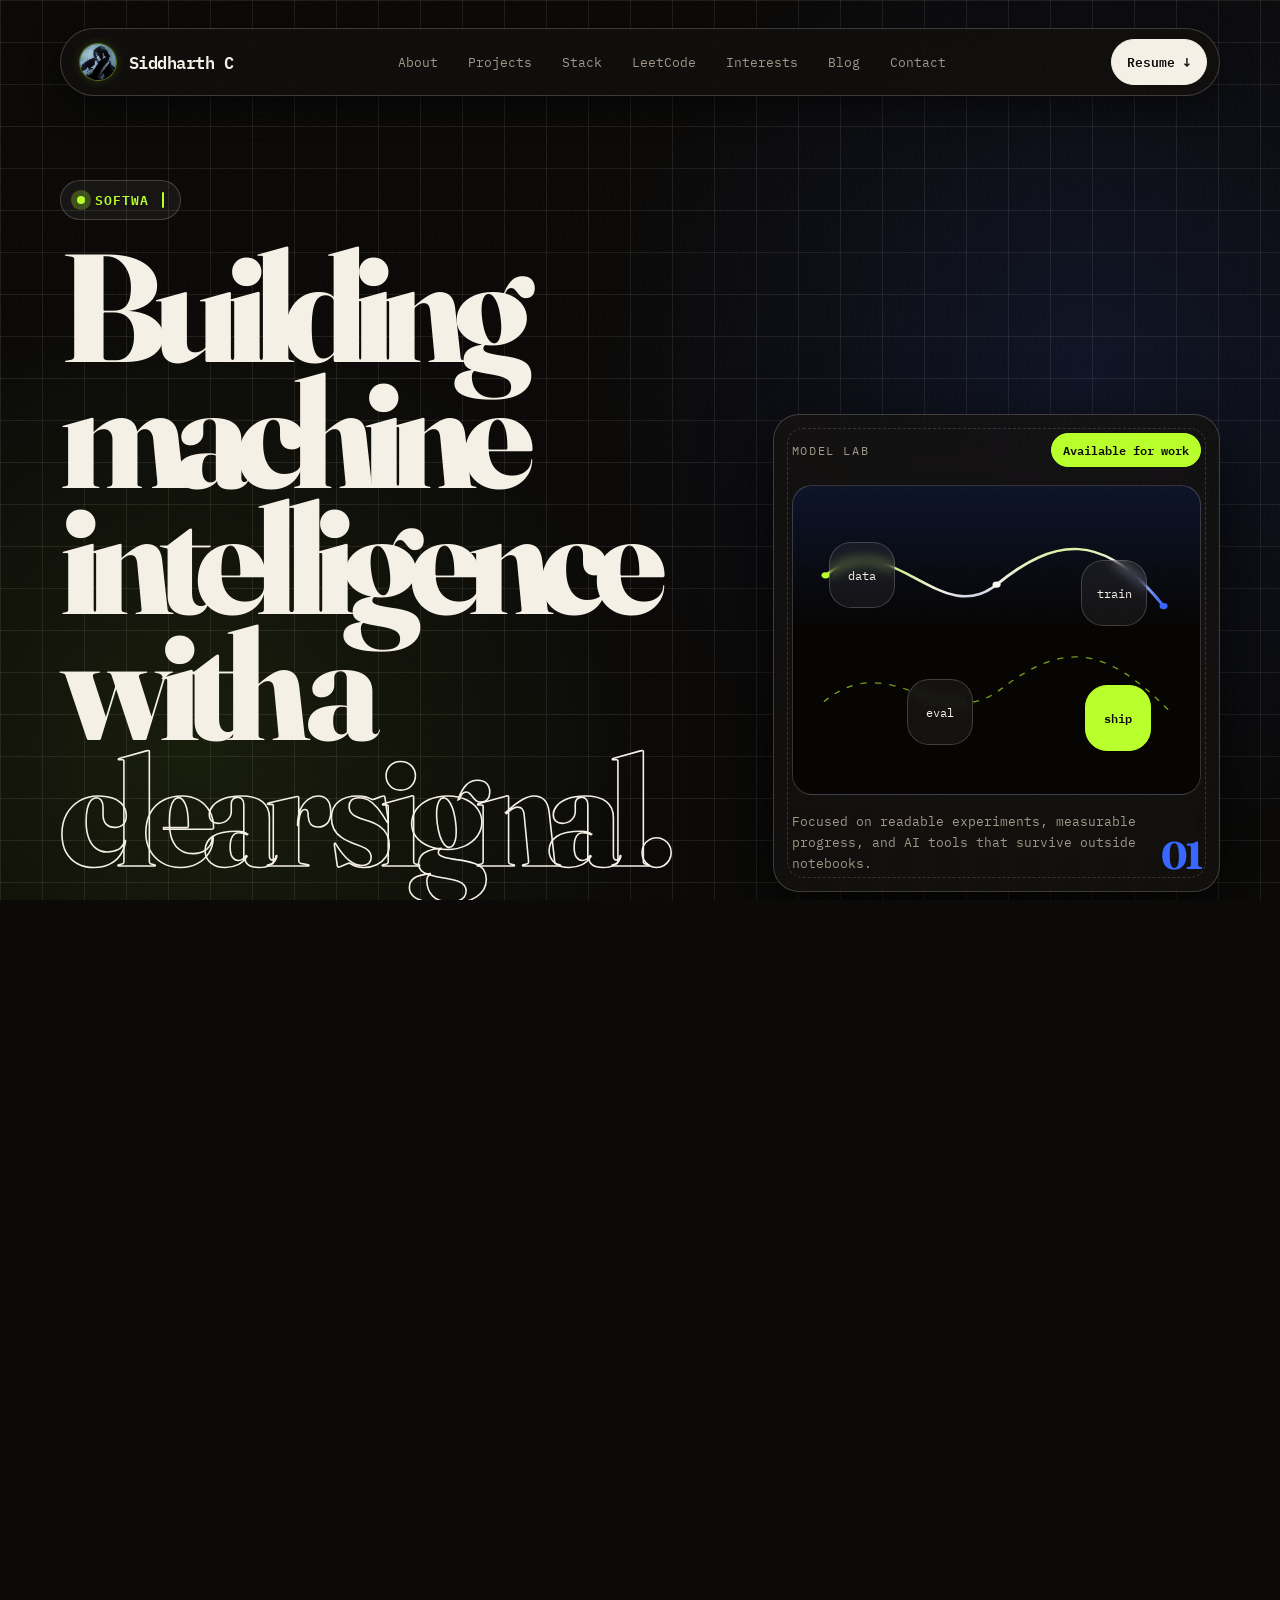
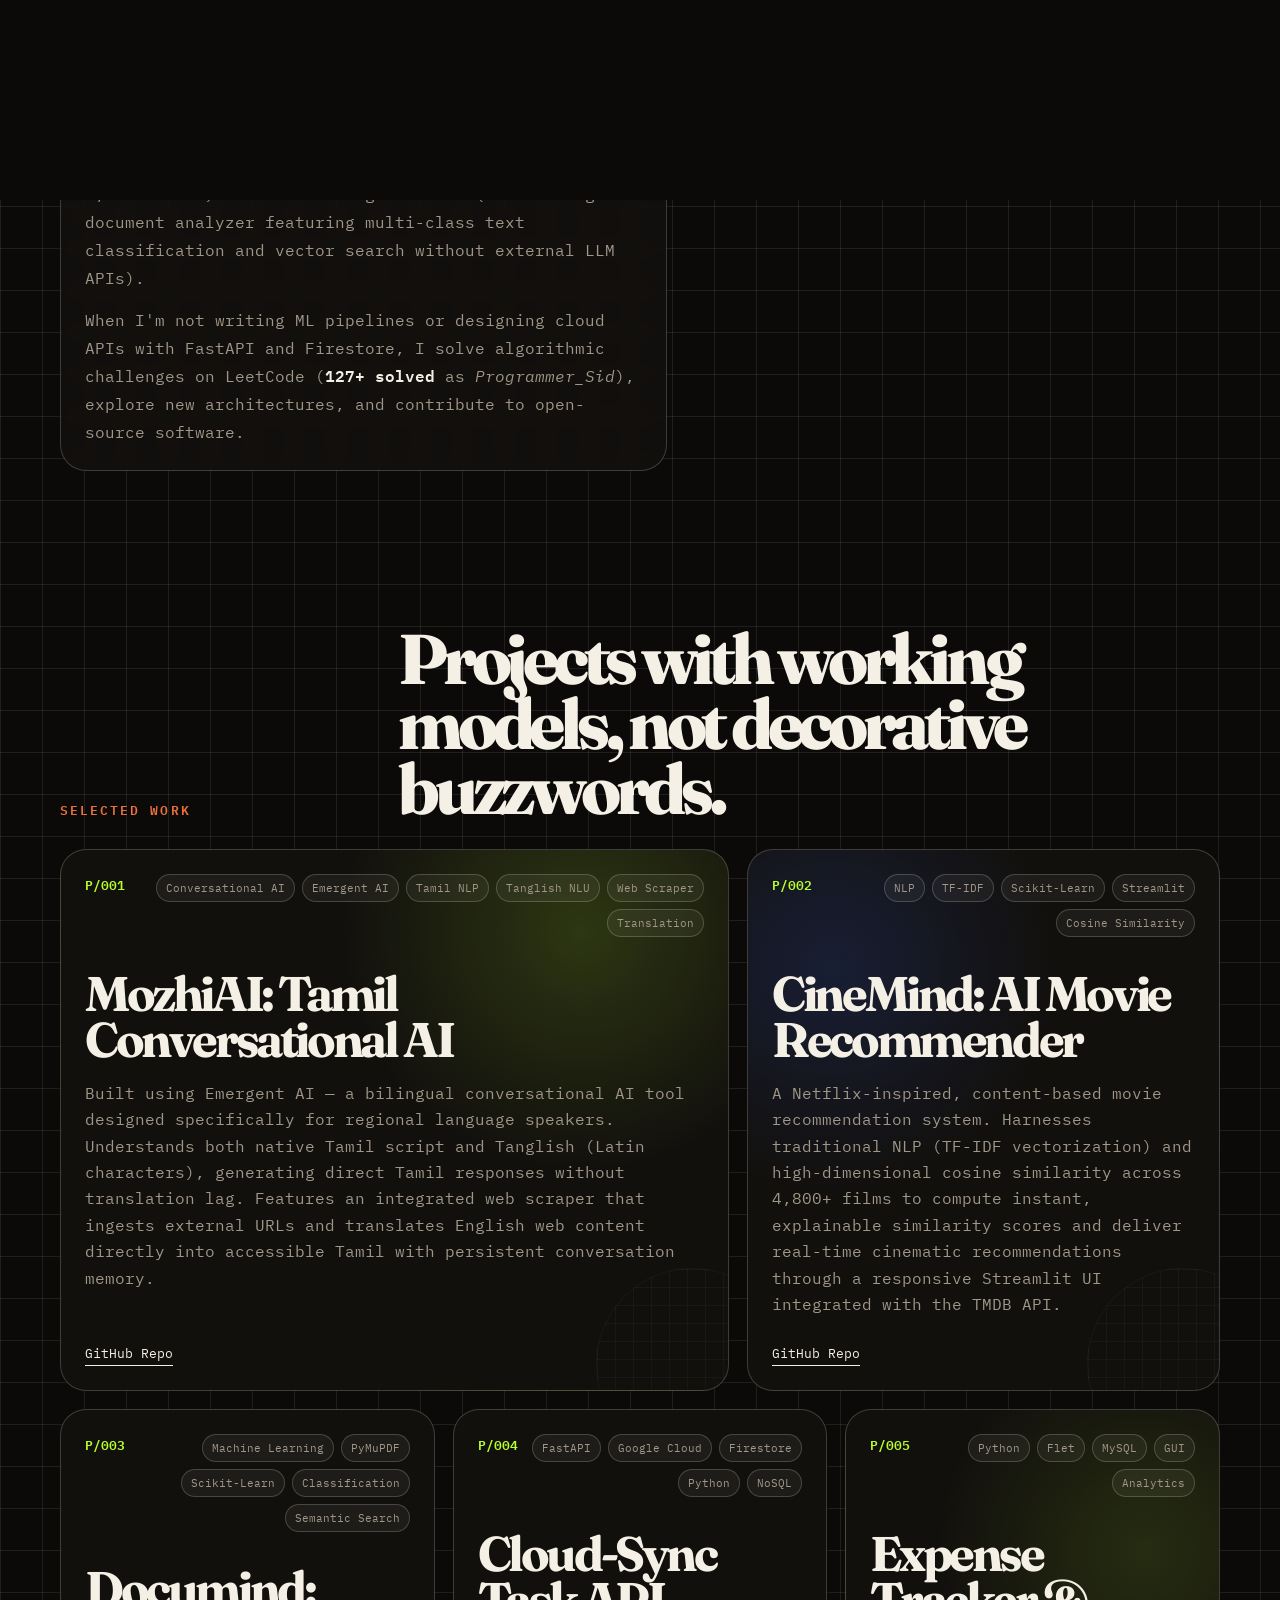
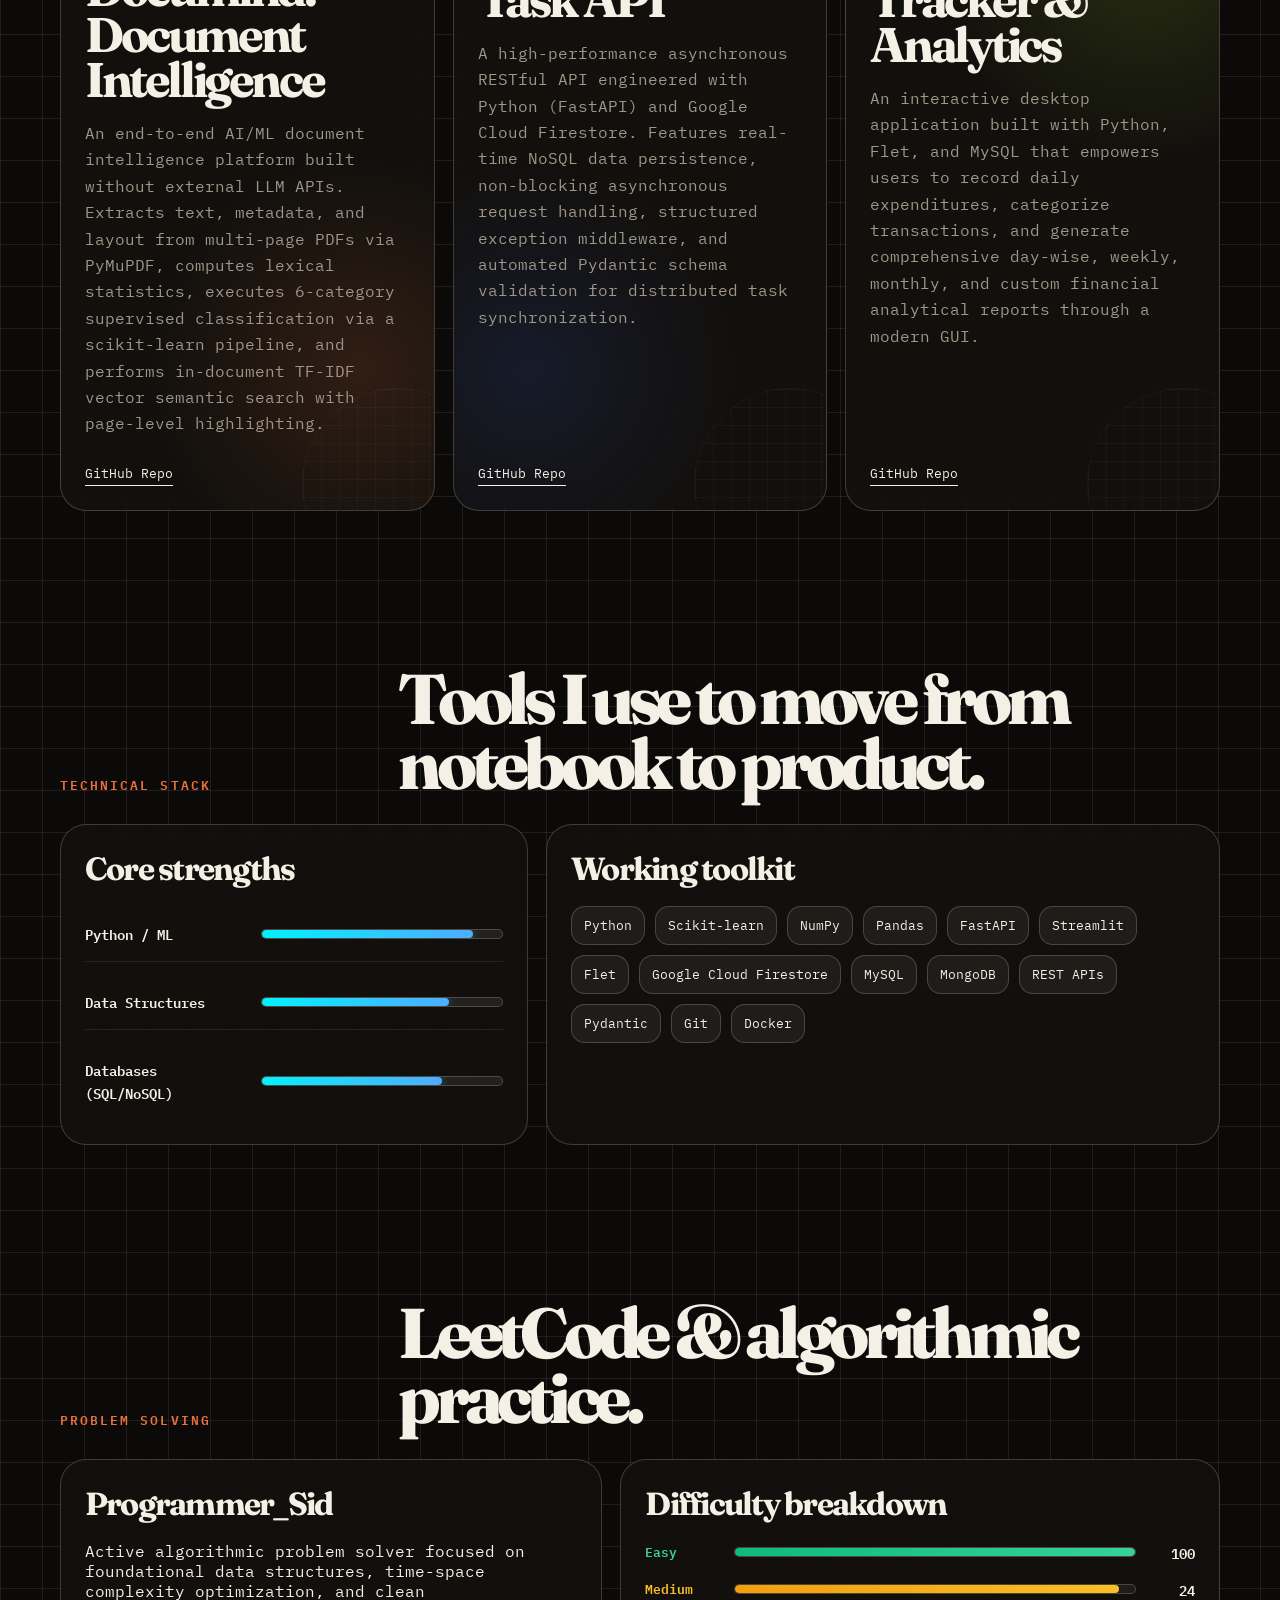
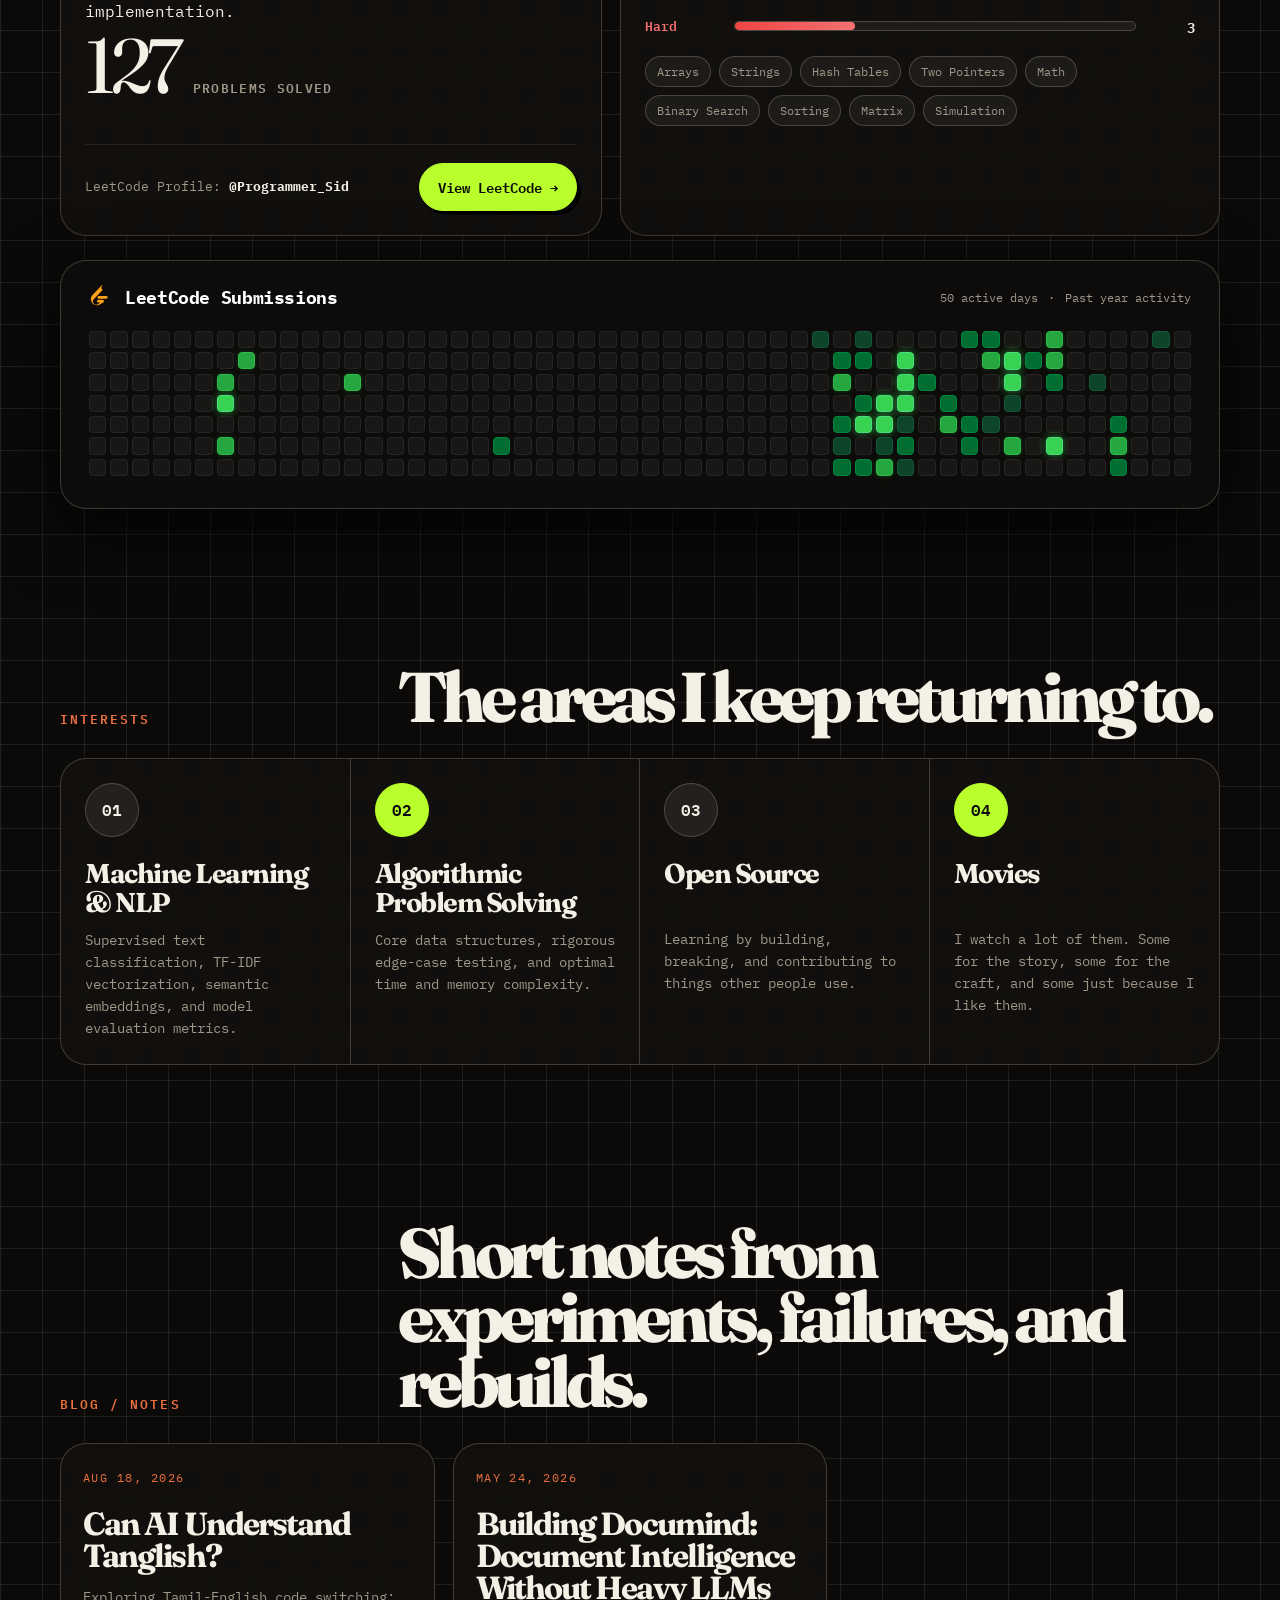
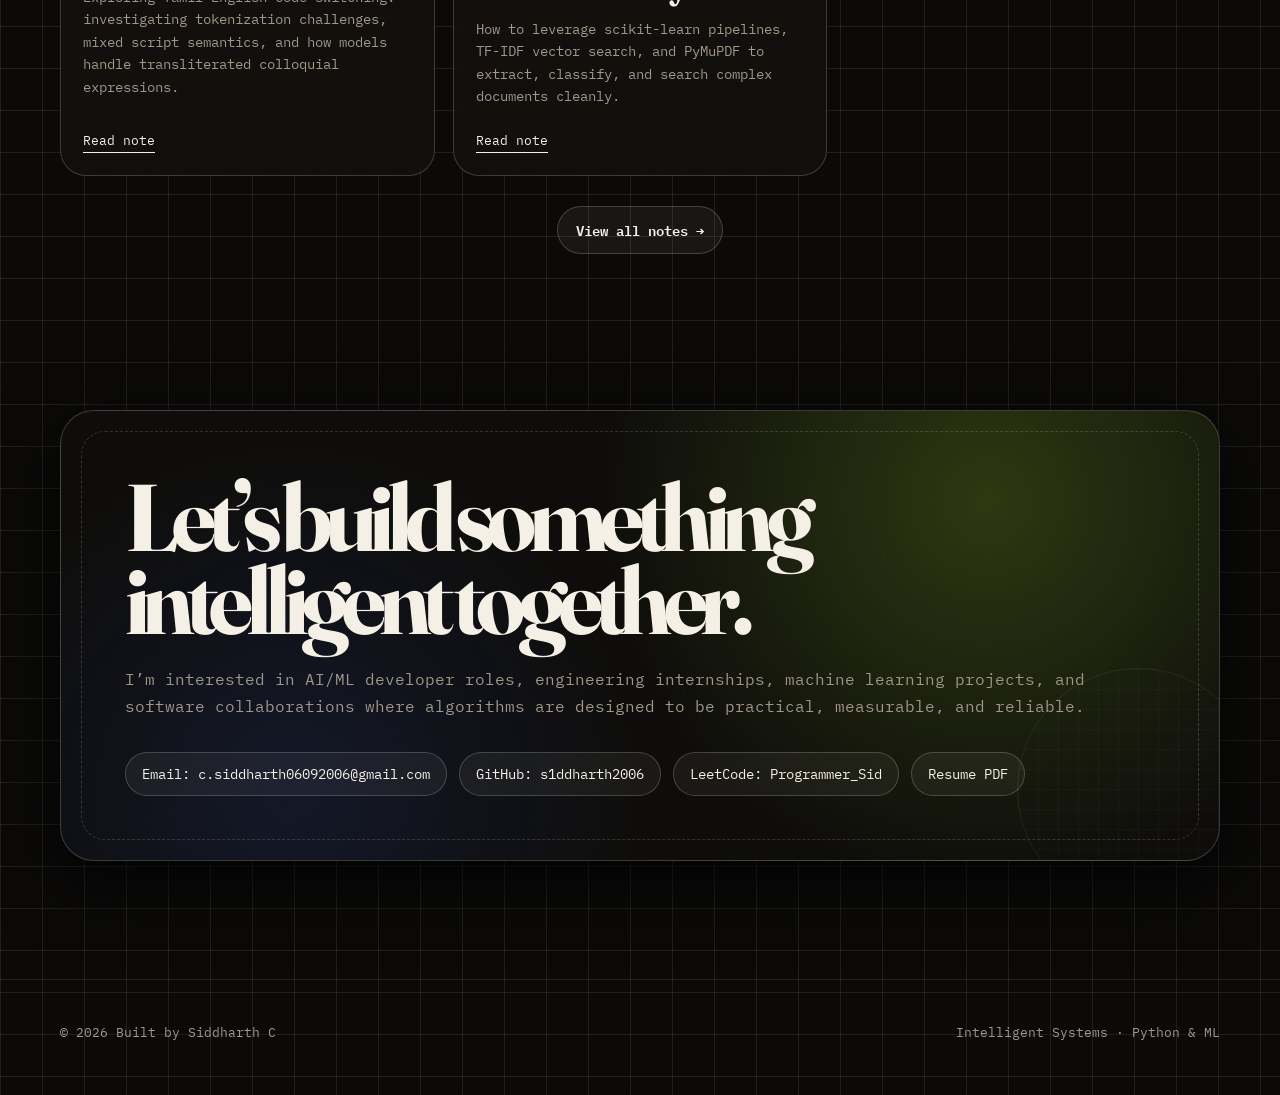
<file: index.html>
<!doctype html>
<html lang="en">
    <head>
        <meta charset="UTF-8" />
        <meta name="viewport" content="width=device-width, initial-scale=1.0" />
        <link rel="icon" type="image/png" href="favicon.png" />
        <link rel="apple-touch-icon" href="apple-touch-icon.png" />
        <title>Siddharth C — AI/ML Developer Portfolio</title>
        <meta
            name="description"
            content="Portfolio of Siddharth C, an AI/ML Developer building intelligent document analyzers, recommendation engines, and cloud APIs."
        />
        <link rel="canonical" href="https://s1ddharth2006.github.io/" />
        <link rel="preconnect" href="https://fonts.googleapis.com" />
        <link rel="preconnect" href="https://fonts.gstatic.com" crossorigin />
        <link
            rel="preload"
            as="style"
            onload="
                this.onload = null;
                this.rel = 'stylesheet';
            "
            href="https://fonts.googleapis.com/css2?family=Fraunces:opsz,wght@9..144,500;9..144,700;9..144,800&family=IBM+Plex+Mono:wght@400;500;600&display=swap"
        />
        <noscript
            ><link
                rel="stylesheet"
                href="https://fonts.googleapis.com/css2?family=Fraunces:opsz,wght@9..144,500;9..144,700;9..144,800&family=IBM+Plex+Mono:wght@400;500;600&display=swap"
        /></noscript>
        <meta name="robots" content="index, follow" />
        <meta name="author" content="Siddharth C" />
        <meta name="theme-color" content="#0b0a09" />

        <!-- Open Graph -->
        <meta property="og:type" content="profile" />
        <meta
            property="og:title"
            content="Siddharth C — AI/ML Developer Portfolio"
        />
        <meta
            property="og:description"
            content="AI/ML Developer building ML systems, document intelligence tools, and scalable cloud APIs."
        />
        <meta property="og:url" content="https://s1ddharth2006.github.io/" />
        <meta
            property="og:image"
            content="apple-touch-icon.png"
        />
        <meta property="og:image:width" content="512" />
        <meta property="og:image:height" content="512" />
        <meta
            property="og:image:alt"
            content="Siddharth C — AI/ML Developer"
        />

        <!-- Twitter Card -->
        <meta name="twitter:card" content="summary" />
        <meta
            name="twitter:title"
            content="Siddharth C — AI/ML Developer Portfolio"
        />
        <meta
            name="twitter:image"
            content="apple-touch-icon.png"
        />

        <script type="application/ld+json">
            {
                "@context": "https://schema.org",
                "@type": "Person",
                "name": "Siddharth C",
                "url": "https://s1ddharth2006.github.io",
                "jobTitle": "AI/ML Developer",
                "email": "c.siddharth06092006@gmail.com",
                "sameAs": [
                    "https://github.com/s1ddharth2006",
                    "https://leetcode.com/u/Programmer_Sid/"
                ]
            }
        </script>

        <script>
            if (sessionStorage.getItem("fromBlogToIndex") === "true") {
                document.documentElement.classList.add("from-blog");
                sessionStorage.removeItem("fromBlogToIndex");
            }
        </script>
        <link
            rel="preload"
            as="style"
            onload="
                this.onload = null;
                this.rel = 'stylesheet';
            "
            href="styles.css"
        />
        <noscript><link rel="stylesheet" href="styles.css" /></noscript>
    </head>

    <body>
        <a class="skip-link" href="#main">Skip to content</a>

        <header class="site-header">
            <nav class="nav shell" aria-label="Primary navigation">
                <a href="#" class="brand" aria-label="Home">
                    <span class="brand-mark" aria-hidden="true">
                        <img
                            src="assets/brand-logo.webp"
                            alt="Siddharth C"
                            width="38"
                            height="38"
                            loading="eager"
                        />
                    </span>
                    <span>Siddharth C</span>
                </a>

                <ul class="nav-links" id="navLinks">
                    <li><a href="#about">About</a></li>
                    <li><a href="#projects">Projects</a></li>
                    <li><a href="#skills">Stack</a></li>
                    <li><a href="#leetcode">LeetCode</a></li>
                    <li><a href="#interests">Interests</a></li>
                    <li><a href="blog.html">Blog</a></li>
                    <li><a href="#contact">Contact</a></li>
                </ul>

                <div class="nav-actions">
                    <a
                        class="resume-mini"
                        href="files/siddharth-c-resume.pdf"
                        download="Siddharth-C-Resume.pdf"
                        >Resume ↓</a
                    >
                    <button
                        class="menu-button"
                        id="menuButton"
                        type="button"
                        aria-expanded="false"
                        aria-controls="navLinks"
                    >
                        Menu
                    </button>
                </div>
            </nav>
        </header>

        <main id="main">
            <section class="hero">
                <div class="shell hero-grid">
                    <div class="hero-copy-block reveal">
                        <div class="eyebrow">
                            <span class="pulse" aria-hidden="true"></span>
                            <span class="typewriter-text" id="typewriterText">SOFTWARE DEVELOPER</span><span class="typewriter-cursor" aria-hidden="true"></span>
                        </div>

                        <h1>
                            Building machine intelligence with a
                            <span class="cut">clear signal.</span>
                        </h1>

                        <p class="hero-copy">
                            I design and engineer practical AI systems — from
                            <strong>content-based recommendation engines</strong> and
                            <strong>document intelligence classifiers</strong> to high-performance
                            <strong>cloud APIs</strong> that turn complex data into usable decisions.
                        </p>

                        <div class="hero-actions">
                            <a class="button button-primary" href="#projects"
                                >View Projects</a
                            >
                            <a class="button button-ghost" href="#leetcode"
                                >LeetCode Submissions (<span id="lcHeroSolved">78</span>)</a
                            >
                        </div>
                    </div>

                    <aside
                        class="lab-card reveal delay-2"
                        aria-label="AI engineering profile card"
                    >
                        <div class="lab-top">
                            <span>Model Lab</span>
                            <span class="status-pill">Available for work</span>
                        </div>

                        <div class="signal-window">
                            <svg
                                viewBox="0 0 500 500"
                                preserveAspectRatio="none"
                                aria-hidden="true"
                            >
                                <defs>
                                    <linearGradient
                                        id="trace"
                                        x1="0%"
                                        y1="0%"
                                        x2="100%"
                                        y2="100%"
                                    >
                                        <stop
                                            offset="0%"
                                            stop-color="#b8ff2c"
                                        />
                                        <stop
                                            offset="55%"
                                            stop-color="#fffaf0"
                                        />
                                        <stop
                                            offset="100%"
                                            stop-color="#3867ff"
                                        />
                                    </linearGradient>
                                </defs>

                                <path
                                    d="M40 145 C120 60, 180 235, 250 160 S380 70, 455 195"
                                    fill="none"
                                    stroke="url(#trace)"
                                    stroke-width="4"
                                    stroke-linecap="round"
                                    opacity="0.95"
                                />
                                <path
                                    d="M38 350 C120 260, 180 405, 255 330 S380 255, 462 365"
                                    fill="none"
                                    stroke="#b8ff2c"
                                    stroke-width="2"
                                    stroke-dasharray="8 10"
                                    opacity="0.6"
                                />
                                <circle cx="40" cy="145" r="5" fill="#b8ff2c" />
                                <circle
                                    cx="250"
                                    cy="160"
                                    r="5"
                                    fill="#fffaf0"
                                />
                                <circle
                                    cx="455"
                                    cy="195"
                                    r="5"
                                    fill="#3867ff"
                                />
                            </svg>

                            <div class="node">data</div>
                            <div class="node">train</div>
                            <div class="node">eval</div>
                            <div class="node">ship</div>
                        </div>

                        <div class="lab-caption">
                            <p>
                                Focused on readable experiments, measurable
                                progress, and AI tools that survive outside
                                notebooks.
                            </p>
                            <strong class="metric">01</strong>
                        </div>
                    </aside>
                </div>
            </section>

            <section id="about">
                <div class="shell">
                    <div class="section-heading reveal">
                        <p class="kicker">About</p>
                        <h2>Builder, tinkerer, AI/ML developer.</h2>
                    </div>

                    <div class="about-wrap">
                        <div class="panel about-bio reveal">
                            <h3>Who I am</h3>
                            <p>
                                I'm <strong>Siddharth C</strong>, an engineer focused
                                on designing practical intelligent software, supervised machine learning pipelines,
                                and modern asynchronous backend systems.
                            </p>
                            <p>
                                My work centers on <strong>applied machine learning</strong> and text processing:
                                from developing <strong>MozhiAI</strong> with <strong>Emergent AI</strong> (a Tamil conversational AI understanding native script and Tanglish)
                                and <strong>CineMind</strong> (a content-based movie recommender using TF-IDF and cosine similarity across 4,800+ films)
                                to architecting <strong>Documind</strong> (an intelligent document analyzer featuring multi-class text classification and vector search without external LLM APIs).
                            </p>
                            <p>
                                When I'm not writing ML pipelines or designing cloud APIs with FastAPI and Firestore,
                                I solve algorithmic challenges on LeetCode (<strong id="lcAboutSolved">78+ solved</strong> as <em>Programmer_Sid</em>),
                                explore new architectures, and contribute to open-source software.
                            </p>
                        </div>

                        <div class="about-stats reveal delay-1">
                            <div class="stat-card">
                                <span class="stat-number">5+</span>
                                <span class="stat-label"
                                    >Projects shipped — conversational AI, ML pipelines & cloud systems</span
                                >
                            </div>
                            <div class="stat-card">
                                <span class="stat-number">77+</span>
                                <span class="stat-label"
                                    >LeetCode problems solved as Programmer_Sid</span
                                >
                            </div>
                            <div class="stat-card">
                                <img
                                    src="assets/hf-logo.webp"
                                    alt="Hugging Face"
                                    class="hf-logo"
                                    width="52"
                                    height="52"
                                />
                                <span class="stat-label"
                                    >Models, NLP experiments, and datasets research</span
                                >
                            </div>
                            <div class="stat-card stat-available">
                                <span class="stat-number">Open</span>
                                <span class="stat-label"
                                    >Available for AI/ML developer roles, internships, and research collabs</span
                                >
                            </div>
                        </div>
                    </div>
                </div>
            </section>

            <section id="projects">
                <div class="shell">
                    <div class="section-heading reveal">
                        <p class="kicker">Selected Work</p>
                        <h2>
                            Projects with working models, not decorative
                            buzzwords.
                        </h2>
                    </div>

                    <div class="projects-grid">
                        <article class="project-card reveal">
                            <div>
                                <div class="project-meta">
                                    <span class="project-index">P/001</span>
                                    <div class="tag-row">
                                        <span class="tag">Conversational AI</span>
                                        <span class="tag">Emergent AI</span>
                                        <span class="tag">Tamil NLP</span>
                                        <span class="tag">Tanglish NLU</span>
                                        <span class="tag">Web Scraper</span>
                                        <span class="tag">Translation</span>
                                    </div>
                                </div>

                                <h3>MozhiAI: Tamil Conversational AI</h3>
                                <p>
                                    Built using Emergent AI — a bilingual conversational AI tool designed specifically for regional language speakers.
                                    Understands both native Tamil script and Tanglish (Latin characters), generating direct
                                    Tamil responses without translation lag. Features an integrated web scraper that ingests
                                    external URLs and translates English web content directly into accessible Tamil with persistent conversation memory.
                                </p>
                            </div>

                            <div class="project-links">
                                <a
                                    class="tiny-link"
                                    href="https://github.com/s1ddharth2006/MozhiAI"
                                    target="_blank"
                                    rel="noreferrer"
                                    aria-label="MozhiAI on GitHub"
                                    >GitHub Repo</a
                                >
                            </div>
                        </article>

                        <article class="project-card reveal delay-1">
                            <div>
                                <div class="project-meta">
                                    <span class="project-index">P/002</span>
                                    <div class="tag-row">
                                        <span class="tag">NLP</span>
                                        <span class="tag">TF-IDF</span>
                                        <span class="tag">Scikit-Learn</span>
                                        <span class="tag">Streamlit</span>
                                        <span class="tag">Cosine Similarity</span>
                                    </div>
                                </div>

                                <h3>CineMind: AI Movie Recommender</h3>
                                <p>
                                    A Netflix-inspired, content-based movie recommendation system.
                                    Harnesses traditional NLP (TF-IDF vectorization) and high-dimensional
                                    cosine similarity across 4,800+ films to compute instant,
                                    explainable similarity scores and deliver real-time cinematic recommendations
                                    through a responsive Streamlit UI integrated with the TMDB API.
                                </p>
                            </div>

                            <div class="project-links">
                                <a
                                    class="tiny-link"
                                    href="https://github.com/s1ddharth2006/CineMind"
                                    target="_blank"
                                    rel="noreferrer"
                                    aria-label="CineMind on GitHub"
                                    >GitHub Repo</a
                                >
                            </div>
                        </article>

                        <article class="project-card reveal delay-2">
                            <div>
                                <div class="project-meta">
                                    <span class="project-index">P/003</span>
                                    <div class="tag-row">
                                        <span class="tag">Machine Learning</span>
                                        <span class="tag">PyMuPDF</span>
                                        <span class="tag">Scikit-Learn</span>
                                        <span class="tag">Classification</span>
                                        <span class="tag">Semantic Search</span>
                                    </div>
                                </div>

                                <h3>Documind: Document Intelligence</h3>
                                <p>
                                    An end-to-end AI/ML document intelligence platform built without external
                                    LLM APIs. Extracts text, metadata, and layout from multi-page PDFs via PyMuPDF,
                                    computes lexical statistics, executes 6-category supervised classification via
                                    a scikit-learn pipeline, and performs in-document TF-IDF vector semantic search
                                    with page-level highlighting.
                                </p>
                            </div>

                            <div class="project-links">
                                <a
                                    class="tiny-link"
                                    href="https://github.com/s1ddharth2006/Documind"
                                    target="_blank"
                                    rel="noreferrer"
                                    aria-label="Documind on GitHub"
                                    >GitHub Repo</a
                                >
                            </div>
                        </article>

                        <article class="project-card reveal delay-3">
                            <div>
                                <div class="project-meta">
                                    <span class="project-index">P/004</span>
                                    <div class="tag-row">
                                        <span class="tag">FastAPI</span>
                                        <span class="tag">Google Cloud</span>
                                        <span class="tag">Firestore</span>
                                        <span class="tag">Python</span>
                                        <span class="tag">NoSQL</span>
                                    </div>
                                </div>

                                <h3>Cloud-Sync Task API</h3>
                                <p>
                                    A high-performance asynchronous RESTful API engineered with Python (FastAPI)
                                    and Google Cloud Firestore. Features real-time NoSQL data persistence,
                                    non-blocking asynchronous request handling, structured exception middleware,
                                    and automated Pydantic schema validation for distributed task synchronization.
                                </p>
                            </div>

                            <div class="project-links">
                                <a
                                    class="tiny-link"
                                    href="https://github.com/s1ddharth2006/Cloud-Sync-Task-API"
                                    target="_blank"
                                    rel="noreferrer"
                                    aria-label="Cloud-Sync-Task-API on GitHub"
                                    >GitHub Repo</a
                                >
                            </div>
                        </article>

                        <article class="project-card reveal delay-1">
                            <div>
                                <div class="project-meta">
                                    <span class="project-index">P/005</span>
                                    <div class="tag-row">
                                        <span class="tag">Python</span>
                                        <span class="tag">Flet</span>
                                        <span class="tag">MySQL</span>
                                        <span class="tag">GUI</span>
                                        <span class="tag">Analytics</span>
                                    </div>
                                </div>

                                <h3>Expense Tracker & Analytics</h3>
                                <p>
                                    An interactive desktop application built with Python, Flet, and MySQL
                                    that empowers users to record daily expenditures, categorize transactions,
                                    and generate comprehensive day-wise, weekly, monthly, and custom financial
                                    analytical reports through a modern GUI.
                                </p>
                            </div>

                            <div class="project-links">
                                <a
                                    class="tiny-link"
                                    href="https://github.com/s1ddharth2006/Expense-Tracker-in-Python"
                                    target="_blank"
                                    rel="noreferrer"
                                    aria-label="Expense Tracker on GitHub"
                                    >GitHub Repo</a
                                >
                            </div>
                        </article>
                    </div>
                </div>
            </section>

            <section id="skills">
                <div class="shell">
                    <div class="section-heading reveal">
                        <p class="kicker">Technical Stack</p>
                        <h2>Tools I use to move from notebook to product.</h2>
                    </div>

                    <div class="skills-wrap">
                        <div class="panel reveal">
                            <h3>Core strengths</h3>

                            <ul class="skill-list">
                                <li class="skill-item">
                                    <span class="skill-name">Python / ML</span>
                                    <div
                                        class="skill-bar"
                                        role="progressbar"
                                        aria-valuenow="88"
                                        aria-valuemin="0"
                                        aria-valuemax="100"
                                        aria-label="Python and machine learning proficiency: 88%"
                                    >
                                        <span style="--level: 88%"></span>
                                    </div>
                                </li>

                                <li class="skill-item">
                                    <span class="skill-name">Data Structures</span>
                                    <div
                                        class="skill-bar"
                                        role="progressbar"
                                        aria-valuenow="78"
                                        aria-valuemin="0"
                                        aria-valuemax="100"
                                        aria-label="Data structures & algorithms proficiency: 78%"
                                    >
                                        <span style="--level: 78%"></span>
                                    </div>
                                </li>

                                <li class="skill-item">
                                    <span class="skill-name">Databases (SQL/NoSQL)</span>
                                    <div
                                        class="skill-bar"
                                        role="progressbar"
                                        aria-valuenow="75"
                                        aria-valuemin="0"
                                        aria-valuemax="100"
                                        aria-label="Database proficiency: 75%"
                                    >
                                        <span style="--level: 75%"></span>
                                    </div>
                                </li>
                            </ul>
                        </div>

                        <div class="panel reveal delay-1">
                            <h3>Working toolkit</h3>

                            <div
                                class="tool-cloud"
                                aria-label="Tools and technologies"
                            >
                                <span>Python</span>
                                <span>Scikit-learn</span>
                                <span>NumPy</span>
                                <span>Pandas</span>
                                <span>FastAPI</span>
                                <span>Streamlit</span>
                                <span>Flet</span>
                                <span>Google Cloud Firestore</span>
                                <span>MySQL</span>
                                <span>MongoDB</span>
                                <span>REST APIs</span>
                                <span>Pydantic</span>
                                <span>Git</span>
                                <span>Docker</span>
                            </div>
                        </div>
                    </div>
                </div>
            </section>

            <!-- LeetCode Section -->
            <section id="leetcode">
                <div class="shell">
                    <div class="section-heading reveal">
                        <p class="kicker">Problem Solving</p>
                        <h2>LeetCode & algorithmic practice.</h2>
                    </div>

                    <div class="leetcode-wrap">
                        <div class="panel leetcode-overview reveal">
                            <div>
                                <h3>Programmer_Sid</h3>
                                <p>
                                    Active algorithmic problem solver focused on foundational data structures,
                                    time-space complexity optimization, and clean implementation.
                                </p>

                                <div class="leetcode-metric-hero">
                                    <span class="leetcode-big-num" id="lcTotal">78</span>
                                    <span class="leetcode-big-label">Problems Solved</span>
                                </div>
                            </div>

                            <div class="leetcode-cta-row">
                                <div class="leetcode-handle">
                                    <span>LeetCode Profile:</span>
                                    <strong>@Programmer_Sid</strong>
                                </div>
                                <a
                                    class="button button-primary"
                                    href="https://leetcode.com/u/Programmer_Sid/"
                                    target="_blank"
                                    rel="noreferrer"
                                    >View LeetCode →</a
                                >
                            </div>
                        </div>

                        <div class="panel reveal delay-1">
                            <h3>Difficulty breakdown</h3>

                            <div class="difficulty-bars">
                                <div class="difficulty-row">
                                    <span class="diff-badge easy">Easy</span>
                                    <div class="diff-bar-track">
                                        <div
                                            class="diff-bar-fill easy"
                                            id="lcEasyBar"
                                            style="width: 86%"
                                        ></div>
                                    </div>
                                    <span class="diff-count" id="lcEasyCount">69</span>
                                </div>

                                <div class="difficulty-row">
                                    <span class="diff-badge medium">Medium</span>
                                    <div class="diff-bar-track">
                                        <div
                                            class="diff-bar-fill medium"
                                            id="lcMediumBar"
                                            style="width: 36%"
                                        ></div>
                                    </div>
                                    <span class="diff-count" id="lcMediumCount">9</span>
                                </div>

                                <div class="difficulty-row">
                                    <span class="diff-badge hard">Hard</span>
                                    <div class="diff-bar-track">
                                        <div
                                            class="diff-bar-fill hard"
                                            id="lcHardBar"
                                            style="width: 0%"
                                        ></div>
                                    </div>
                                    <span class="diff-count" id="lcHardCount">0</span>
                                </div>
                            </div>

                            <div class="leetcode-topics" aria-label="Core algorithmic topics">
                                <span class="topic-tag">Arrays</span>
                                <span class="topic-tag">Strings</span>
                                <span class="topic-tag">Hash Tables</span>
                                <span class="topic-tag">Two Pointers</span>
                                <span class="topic-tag">Math</span>
                                <span class="topic-tag">Binary Search</span>
                                <span class="topic-tag">Sorting</span>
                                <span class="topic-tag">Matrix</span>
                                <span class="topic-tag">Simulation</span>
                            </div>
                        </div>
                    </div>

                    <!-- LeetCode Submissions Heatmap Card (Matching Reference Image) -->
                    <div class="leetcode-submissions-card reveal delay-2">
                        <div class="lc-card-header">
                            <div class="lc-card-brand">
                                <div class="lc-logo-icon" aria-hidden="true">
                                    <svg width="24" height="24" viewBox="0 0 24 24" fill="none">
                                        <path d="M13.483 0a1.374 1.374 0 0 0-.961.438L7.116 6.226l-3.854 4.126a5.266 5.266 0 0 0-1.209 2.104 5.35 5.35 0 0 0-.125.513 5.527 5.527 0 0 0 .062 2.362 5.83 5.83 0 0 0 .349 1.017 5.938 5.938 0 0 0 4.818 3.868 5.84 5.84 0 0 0 3.618-.595l3.518-2.222a1.374 1.374 0 0 0-.74-2.529H9.42a1.374 1.374 0 0 0 0 2.748h2.008l-2.732 1.726a3.17 3.17 0 0 1-1.97.324 3.208 3.208 0 0 1-2.607-2.094 3.018 3.018 0 0 1-.19-.553 2.784 2.784 0 0 1-.033-1.282 2.87 2.87 0 0 1 .66-1.144l3.567-3.818 4.79-5.127a1.375 1.375 0 0 0-.97-2.356z" fill="#FFA116"/>
                                        <path d="M9.833 10.903a1.374 1.374 0 1 0 0 2.748h7.493a1.374 1.374 0 0 0 0-2.748H9.833z" fill="#FFA116"/>
                                    </svg>
                                </div>
                                <h3 class="lc-card-title">LeetCode Submissions</h3>
                            </div>
                            <div class="lc-card-meta">
                                <span id="lcActiveDays">28 active days</span>
                                <span>·</span>
                                <span>Past year activity</span>
                            </div>
                        </div>

                        <div class="lc-heatmap-container" id="lcHeatmapContainer" aria-label="LeetCode submission activity grid">
                            <div class="lc-heatmap-grid" id="lcHeatmapGrid"></div>
                        </div>

                        <div class="lc-scroll-bar-wrap">
                            <button class="lc-arrow-btn" id="lcScrollLeft" aria-label="Scroll left">◀</button>
                            <div class="lc-scroll-track" id="lcScrollTrack">
                                <div class="lc-scroll-thumb" id="lcScrollThumb"></div>
                            </div>
                            <button class="lc-arrow-btn" id="lcScrollRight" aria-label="Scroll right">▶</button>
                        </div>
                    </div>
                </div>
            </section>

            <section id="interests">
                <div class="shell">
                    <div class="section-heading reveal">
                        <p class="kicker">Interests</p>
                        <h2>The areas I keep returning to.</h2>
                    </div>

                    <div class="interest-strip reveal delay-1">
                        <article class="interest">
                            <div class="symbol">01</div>
                            <div>
                                <h3>Machine Learning & NLP</h3>
                                <p>
                                    Supervised text classification, TF-IDF vectorization,
                                    semantic embeddings, and model evaluation metrics.
                                </p>
                            </div>
                        </article>

                        <article class="interest">
                            <div class="symbol">02</div>
                            <div>
                                <h3>Algorithmic Problem Solving</h3>
                                <p>
                                    Core data structures, rigorous edge-case testing, and
                                    optimal time and memory complexity.
                                </p>
                            </div>
                        </article>

                        <article class="interest">
                            <div class="symbol">03</div>
                            <div>
                                <h3>Open Source</h3>
                                <p>
                                    Learning by building, breaking, and contributing to things other people use.
                                </p>
                            </div>
                        </article>

                        <article class="interest">
                            <div class="symbol">04</div>
                            <div>
                                <h3>Movies</h3>
                                <p>
                                    I watch a lot of them. Some for the story, some for the craft, and some just because I like them.
                                </p>
                            </div>
                        </article>
                    </div>
                </div>
            </section>

            <section id="blog">
                <div class="shell">
                    <div class="section-heading reveal">
                        <p class="kicker">Blog / Notes</p>
                        <h2>
                            Short notes from experiments, failures, and
                            rebuilds.
                        </h2>
                    </div>

                    <div class="blog-grid">
                        <article class="post reveal">
                            <div>
                                <time datetime="2026-08-18">Aug 18, 2026</time>
                                <h3>
                                    Can AI Understand Tanglish?
                                </h3>
                                <p>
                                    Exploring Tamil-English code switching: investigating tokenization challenges, mixed script semantics, and how models handle transliterated colloquial expressions.
                                </p>
                            </div>
                            <a
                                class="tiny-link"
                                href="blog.html"
                                >Read note</a
                            >
                        </article>

                        <article class="post reveal delay-1">
                            <div>
                                <time datetime="2026-05-24">May 24, 2026</time>
                                <h3>
                                    Building Documind: Document Intelligence Without Heavy LLMs
                                </h3>
                                <p>
                                    How to leverage scikit-learn pipelines, TF-IDF vector search,
                                    and PyMuPDF to extract, classify, and search complex documents cleanly.
                                </p>
                            </div>
                            <a
                                class="tiny-link"
                                href="blog.html"
                                >Read note</a
                            >
                        </article>
                    </div>

                    <div class="blog-actions reveal delay-3">
                        <a class="button" href="blog.html">View all notes →</a>
                    </div>
                </div>
            </section>

            <section id="contact">
                <div class="shell">
                    <div class="contact-card reveal">
                        <h2>Let’s build something intelligent together.</h2>

                        <p>
                            I’m interested in AI/ML developer roles, engineering internships,
                            machine learning projects, and software collaborations where algorithms
                            are designed to be practical, measurable, and reliable.
                        </p>

                        <div class="socials" aria-label="Social links">
                            <a href="mailto:c.siddharth06092006@gmail.com"
                                >Email: c.siddharth06092006@gmail.com</a
                            >
                            <a
                                href="https://github.com/s1ddharth2006"
                                target="_blank"
                                rel="noreferrer"
                                aria-label="Siddharth C on GitHub"
                                >GitHub: s1ddharth2006</a
                            >
                            <a
                                href="https://leetcode.com/u/Programmer_Sid/"
                                target="_blank"
                                rel="noreferrer"
                                aria-label="Siddharth C on LeetCode"
                                >LeetCode: Programmer_Sid</a
                            >
                            <a
                                href="files/siddharth-c-resume.pdf"
                                download="Siddharth-C-Resume.pdf"
                                aria-label="Download Siddharth C Resume"
                                >Resume PDF</a
                            >
                        </div>
                    </div>
                </div>
            </section>
        </main>

        <footer class="footer">
            <div class="shell">
                <p>© <span id="year"></span> Built by Siddharth C</p>
                <p>Intelligent Systems · Python & ML</p>
            </div>
        </footer>

        <!-- Heatmap Floating Tooltip -->
        <div class="lc-tooltip" id="lcTooltip"></div>

        <script src="data/leetcode-data.js"></script>
        <script>
            const menuButton = document.getElementById("menuButton");
            const navLinks = document.getElementById("navLinks");

            menuButton.addEventListener("click", () => {
                const isOpen = navLinks.classList.toggle("open");
                menuButton.setAttribute("aria-expanded", String(isOpen));
                menuButton.textContent = isOpen ? "Close" : "Menu";
            });

            navLinks.querySelectorAll("a").forEach((link) => {
                link.addEventListener("click", () => {
                    navLinks.classList.remove("open");
                    menuButton.setAttribute("aria-expanded", "false");
                    menuButton.textContent = "Menu";
                });
            });

            document.getElementById("year").textContent =
                new Date().getFullYear();

            // Typewriter Animation for Hero Eyebrow
            const typewriterWords = [
                "SOFTWARE DEVELOPER",
                "SOFTWARE ENGINEER",
                "AI/ML ENGINEER",
            ];
            const typewriterTextEl = document.getElementById("typewriterText");
            const prefersReducedMotion = window.matchMedia(
                "(prefers-reduced-motion: reduce)",
            ).matches;

            if (typewriterTextEl) {
                if (prefersReducedMotion) {
                    typewriterTextEl.textContent = typewriterWords[0];
                } else {
                    let wordIndex = 0;
                    let charIndex = typewriterWords[0].length;
                    let isDeleting = true;

                    function runTypewriter() {
                        const currentWord = typewriterWords[wordIndex];

                        if (isDeleting) {
                            charIndex--;
                            typewriterTextEl.textContent = currentWord.substring(0, charIndex);
                        } else {
                            charIndex++;
                            typewriterTextEl.textContent = currentWord.substring(0, charIndex);
                        }

                        let delay = isDeleting ? 45 : 85;

                        if (!isDeleting && charIndex === currentWord.length) {
                            delay = 1800;
                            isDeleting = true;
                        } else if (isDeleting && charIndex === 0) {
                            isDeleting = false;
                            wordIndex = (wordIndex + 1) % typewriterWords.length;
                            delay = 350;
                        }

                        window.setTimeout(runTypewriter, delay);
                    }

                    window.setTimeout(runTypewriter, 1800);
                }
            }

            const blogLinks = document.querySelectorAll('a[href="blog.html"]');

            if (!prefersReducedMotion) {
                blogLinks.forEach((blogLink) => {
                    blogLink.addEventListener("click", (event) => {
                        if (
                            event.metaKey ||
                            event.ctrlKey ||
                            event.shiftKey ||
                            event.altKey ||
                            event.button !== 0
                        ) {
                            return;
                        }

                        event.preventDefault();
                        sessionStorage.setItem("fromIndexToBlog", "true");
                        document.body.classList.add("page-exit");

                        window.setTimeout(() => {
                            window.location.href = blogLink.href;
                        }, 340);
                    });
                });

                if (document.documentElement.classList.contains("from-blog")) {
                    requestAnimationFrame(() => {
                        document.documentElement.classList.add("page-entered");
                    });
                }
            }

            window.addEventListener("pageshow", () => {
                if (!prefersReducedMotion) {
                    requestAnimationFrame(() => {
                        document.body.classList.remove("page-exit");
                        document.documentElement.classList.add("page-entered");
                    });
                }
            });

            const revealItems = document.querySelectorAll(".reveal");

            const revealObserver = new IntersectionObserver(
                (entries) => {
                    entries.forEach((entry) => {
                        if (entry.isIntersecting) {
                            entry.target.classList.add("visible");
                            revealObserver.unobserve(entry.target);
                        }
                    });
                },
                { threshold: 0.16 },
            );

            revealItems.forEach((item) => revealObserver.observe(item));

            // Verified submission calendar from LeetCode GraphQL for Programmer_Sid
            const leetcodeCalendar = {
                "1768867200": 14, "1768953600": 24, "1769126400": 12, "1769385600": 7,
                "1772496000": 7,  "1776988800": 3,  "1785628800": 2,  "1786320000": 6,
                "1786406400": 9,  "1786579200": 3,  "1786665600": 2,  "1786752000": 6,
                "1786838400": 1,  "1786924800": 3,  "1787097600": 6,  "1787184000": 26,
                "1787356800": 4,  "1787702400": 15, "1787788800": 24, "1787875200": 1,
                "1787961600": 9,  "1788134400": 18, "1788220800": 15, "1788307200": 19,
                "1788393600": 2,  "1788480000": 3,  "1788566400": 2,  "1788825600": 4
            };

            function renderLeetCodeHeatmap(calData) {
                const grid = document.getElementById("lcHeatmapGrid");
                if (!grid) return;
                grid.innerHTML = "";

                const dateCountMap = {};
                for (const [ts, count] of Object.entries(calData)) {
                    const d = new Date(parseInt(ts, 10) * 1000);
                    const ymd = d.toISOString().split("T")[0];
                    dateCountMap[ymd] = (dateCountMap[ymd] || 0) + count;
                }

                // Render 52 full weeks (364 days), ending on the upcoming Saturday of current week
                const now = new Date();
                const dayOfWeek = now.getUTCDay(); // 0 is Sunday, 6 is Saturday
                const daysUntilSaturday = 6 - dayOfWeek;
                const endDate = new Date(Date.UTC(now.getUTCFullYear(), now.getUTCMonth(), now.getUTCDate() + daysUntilSaturday));
                const totalDays = 52 * 7;
                const startDate = new Date(endDate.getTime() - (totalDays - 1) * 86400000);
                const tooltip = document.getElementById("lcTooltip");

                for (let i = 0; i < totalDays; i++) {
                    const current = new Date(startDate.getTime() + i * 86400000);
                    const ymd = current.toISOString().split("T")[0];
                    const count = dateCountMap[ymd] || 0;

                    let level = 0;
                    if (count >= 15) level = 4;
                    else if (count >= 7) level = 3;
                    else if (count >= 3) level = 2;
                    else if (count >= 1) level = 1;

                    const dot = document.createElement("div");
                    dot.className = `lc-dot level-${level}`;
                    dot.setAttribute("data-date", ymd);
                    dot.setAttribute("data-count", count);

                    dot.addEventListener("mouseenter", () => {
                        const dateText = current.toLocaleDateString("en-US", {
                            month: "short",
                            day: "numeric",
                            year: "numeric",
                            timeZone: "UTC"
                        });
                        tooltip.textContent = `${count} submission${count === 1 ? "" : "s"} on ${dateText}`;
                        tooltip.style.opacity = "1";
                        const rect = dot.getBoundingClientRect();
                        tooltip.style.left = `${rect.left + rect.width / 2}px`;
                        tooltip.style.top = `${rect.top - 6}px`;
                    });

                    dot.addEventListener("mouseleave", () => {
                        tooltip.style.opacity = "0";
                    });

                    grid.appendChild(dot);
                }

                // Scroll synchronization
                const container = document.getElementById("lcHeatmapContainer");
                const thumb = document.getElementById("lcScrollThumb");
                const track = document.getElementById("lcScrollTrack");
                const btnLeft = document.getElementById("lcScrollLeft");
                const btnRight = document.getElementById("lcScrollRight");
                const scrollBarWrap = document.querySelector(".lc-scroll-bar-wrap");

                function updateThumb() {
                    const maxScroll = container.scrollWidth - container.clientWidth;
                    if (maxScroll <= 2) {
                        if (scrollBarWrap) scrollBarWrap.style.display = "none";
                        thumb.style.width = "100%";
                        thumb.style.left = "0%";
                        return;
                    }
                    if (scrollBarWrap) scrollBarWrap.style.display = "flex";
                    const visibleRatio = container.clientWidth / container.scrollWidth;
                    const thumbWidthPct = Math.max(20, visibleRatio * 100);
                    const scrollPct = container.scrollLeft / maxScroll;
                    const maxThumbLeft = 100 - thumbWidthPct;
                    thumb.style.width = `${thumbWidthPct}%`;
                    thumb.style.left = `${scrollPct * maxThumbLeft}%`;
                }

                container.addEventListener("scroll", updateThumb);
                window.addEventListener("resize", updateThumb);

                btnLeft.addEventListener("click", () => {
                    container.scrollBy({ left: -140, behavior: "smooth" });
                });

                btnRight.addEventListener("click", () => {
                    container.scrollBy({ left: 140, behavior: "smooth" });
                });

                track.addEventListener("click", (e) => {
                    if (e.target === thumb) return;
                    const rect = track.getBoundingClientRect();
                    const clickRatio = (e.clientX - rect.left) / rect.width;
                    const maxScroll = container.scrollWidth - container.clientWidth;
                    container.scrollTo({ left: clickRatio * maxScroll, behavior: "smooth" });
                });

                // Dragging thumb support
                let isThumbDragging = false;
                let dragStartX, dragStartScroll;
                thumb.addEventListener("mousedown", (e) => {
                    isThumbDragging = true;
                    dragStartX = e.clientX;
                    dragStartScroll = container.scrollLeft;
                    document.body.style.userSelect = "none";
                });
                window.addEventListener("mousemove", (e) => {
                    if (!isThumbDragging) return;
                    const deltaX = e.clientX - dragStartX;
                    const trackWidth = track.clientWidth;
                    const maxScroll = container.scrollWidth - container.clientWidth;
                    container.scrollLeft = dragStartScroll + (deltaX / trackWidth) * container.scrollWidth;
                });
                window.addEventListener("mouseup", () => {
                    if (isThumbDragging) {
                        isThumbDragging = false;
                        document.body.style.userSelect = "";
                    }
                });

                // Drag to scroll heatmap directly
                let isGridDragging = false;
                let gridStartX, gridScrollStart;
                container.addEventListener("mousedown", (e) => {
                    isGridDragging = true;
                    gridStartX = e.pageX - container.offsetLeft;
                    gridScrollStart = container.scrollLeft;
                });
                window.addEventListener("mousemove", (e) => {
                    if (!isGridDragging) return;
                    e.preventDefault();
                    const x = e.pageX - container.offsetLeft;
                    container.scrollLeft = gridScrollStart - (x - gridStartX) * 1.5;
                });
                window.addEventListener("mouseup", () => {
                    isGridDragging = false;
                });

                // Auto-scroll to the right to focus on recent active submissions
                requestAnimationFrame(() => {
                    container.scrollLeft = container.scrollWidth;
                    updateThumb();
                });
            }

            // Apply unified data payload to all DOM elements and heatmap
            function applyLeetCodeData(data) {
                if (!data || data.totalSolved === undefined) return;

                const totalEl = document.getElementById("lcTotal");
                if (totalEl) totalEl.textContent = data.totalSolved;

                const heroEl = document.getElementById("lcHeroSolved");
                if (heroEl) heroEl.textContent = data.totalSolved;

                const aboutEl = document.getElementById("lcAboutSolved");
                if (aboutEl) aboutEl.textContent = `${data.totalSolved}+ solved`;

                const easyEl = document.getElementById("lcEasyCount");
                if (easyEl) easyEl.textContent = data.easySolved;

                const medEl = document.getElementById("lcMediumCount");
                if (medEl) medEl.textContent = data.mediumSolved;

                const hardEl = document.getElementById("lcHardCount");
                if (hardEl) hardEl.textContent = data.hardSolved;

                const easyPct = Math.min(100, Math.round((data.easySolved / 80) * 100));
                const medPct = Math.min(100, Math.round((data.mediumSolved / 25) * 100));
                const hardPct = Math.min(100, Math.round((data.hardSolved / 10) * 100));

                const easyBar = document.getElementById("lcEasyBar");
                if (easyBar) easyBar.style.width = easyPct + "%";

                const medBar = document.getElementById("lcMediumBar");
                if (medBar) medBar.style.width = medPct + "%";

                const hardBar = document.getElementById("lcHardBar");
                if (hardBar) hardBar.style.width = hardPct + "%";

                let activeDays = data.activeDays;
                let cal = data.submissionCalendar;
                if (typeof cal === "string") {
                    try { cal = JSON.parse(cal); } catch (e) {}
                }
                if (!activeDays && cal) {
                    activeDays = Object.keys(cal).length;
                }
                const activeDaysEl = document.getElementById("lcActiveDays");
                if (activeDaysEl && activeDays) {
                    activeDaysEl.textContent = `${activeDays} active days`;
                }

                if (cal && Object.keys(cal).length > 0) {
                    renderLeetCodeHeatmap(cal);
                }
            }

            // 1. Initialize immediately with embedded dataset
            renderLeetCodeHeatmap(leetcodeCalendar);

            // 2. Multi-layer live synchronization
            (async function syncLeetCodeData() {
                // Tier A: Check if static JS data exists (works even via file:/// protocol)
                if (window.LEETCODE_STATIC_DATA) {
                    applyLeetCodeData(window.LEETCODE_STATIC_DATA);
                }

                // Tier B: Fetch local data/leetcode.json (cached GitHub Actions output)
                try {
                    const res = await fetch("data/leetcode.json?t=" + Date.now());
                    if (res.ok) {
                        const localData = await res.json();
                        applyLeetCodeData(localData);
                    }
                } catch (e) {
                    // Falls back gracefully on file:/// or network drop
                }

                // Tier C: Fetch live real-time stats directly from public CORS API
                try {
                    const controller = new AbortController();
                    const timeoutId = setTimeout(() => controller.abort(), 5000);
                    const liveRes = await fetch("https://leetcode-api-faisalshohag.vercel.app/Programmer_Sid", {
                        signal: controller.signal
                    });
                    clearTimeout(timeoutId);
                    if (liveRes.ok) {
                        const liveData = await liveRes.json();
                        if (liveData && liveData.totalSolved) {
                            applyLeetCodeData(liveData);
                        }
                    }
                } catch (e) {
                    // Gracefully keep cached data if external API is unreachable
                }
            })();
        </script>
    </body>
</html>
</file>
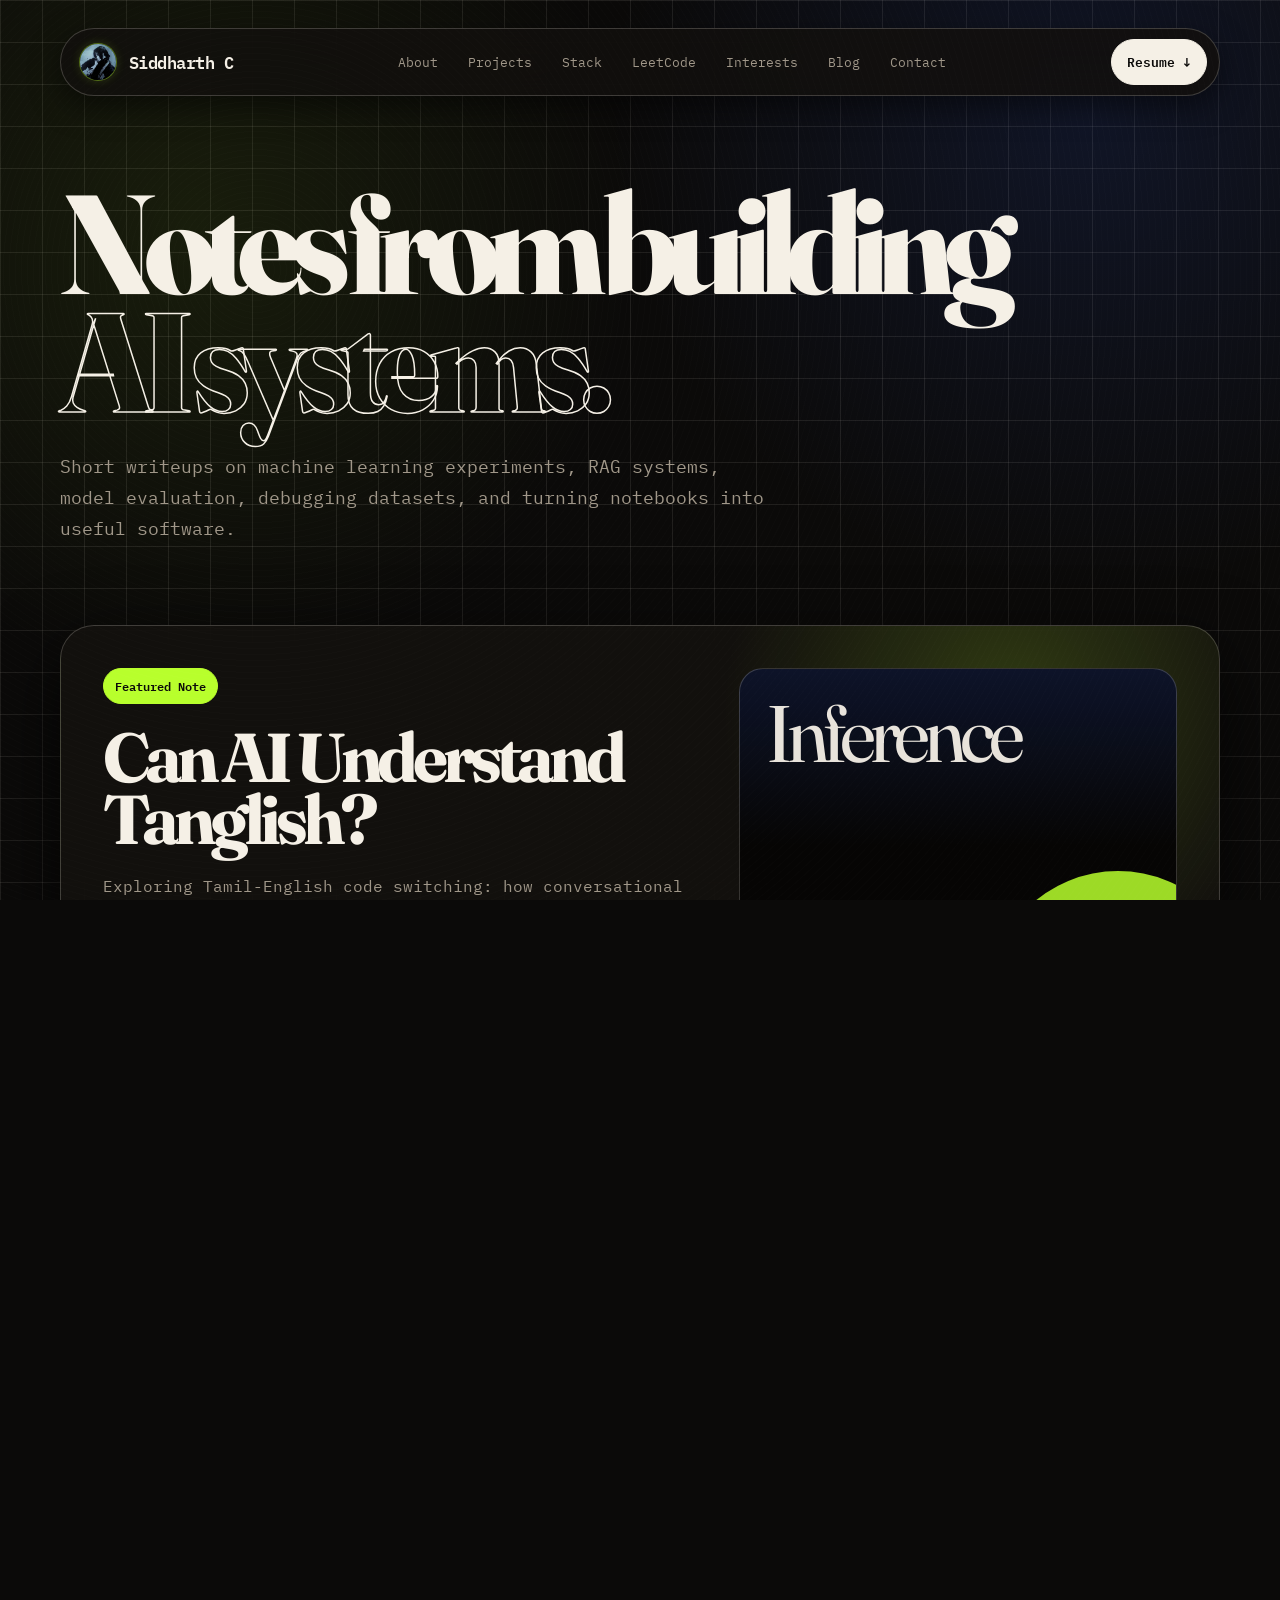
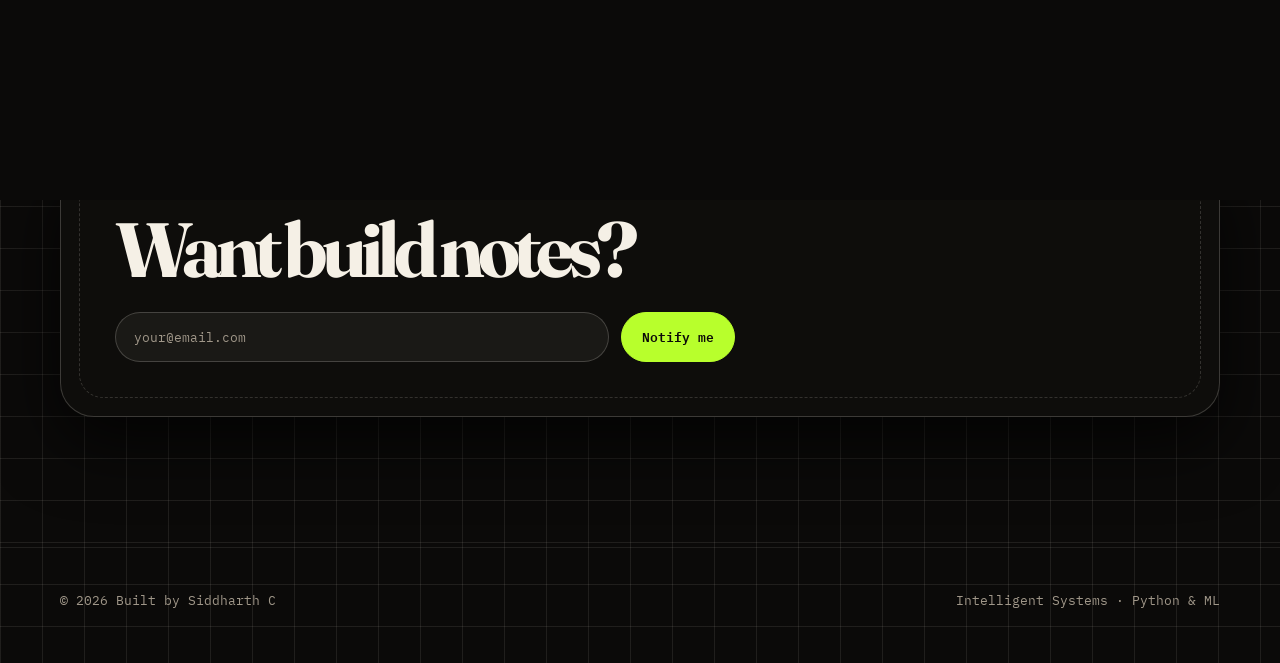
<file: blog.html>
<!doctype html>
<html lang="en">
    <head>
        <meta charset="UTF-8" />
        <meta name="viewport" content="width=device-width, initial-scale=1.0" />
        <link rel="icon" type="image/png" href="favicon.png" />
        <link rel="apple-touch-icon" href="apple-touch-icon.png" />

        <title>Blog — Siddharth C</title>
        <meta
            name="description"
            content="Blog and notes by Siddharth C on AI engineering, machine learning, RAG, model evaluation, and building intelligent products."
        />
        <meta name="robots" content="index, follow" />
        <meta name="author" content="Siddharth C" />
        <link rel="canonical" href="https://siddharthc.dev/blog.html" />

        <!-- Open Graph -->
        <meta property="og:type" content="website" />
        <meta property="og:title" content="Blog — Siddharth C" />
        <meta
            property="og:description"
            content="Blog and notes by Siddharth C on AI engineering, machine learning, RAG, model evaluation, and building intelligent products."
        />
        <meta
            property="og:image"
            content="apple-touch-icon.png"
        />

        <link rel="preconnect" href="https://fonts.googleapis.com" />
        <link rel="preconnect" href="https://fonts.gstatic.com" crossorigin />
        <link
            rel="stylesheet"
            href="https://fonts.googleapis.com/css2?family=Fraunces:opsz,wght@9..144,500;9..144,700;9..144,800&family=IBM+Plex+Mono:wght@400;500;600&display=swap"
        />

        <script>
            if (sessionStorage.getItem("fromIndexToBlog") === "true") {
                document.documentElement.classList.add("from-index");
                sessionStorage.removeItem("fromIndexToBlog");
            }
        </script>

        <link rel="stylesheet" href="styles.css" />
    </head>

    <body>
        <header class="site-header">
            <nav class="nav shell" aria-label="Primary navigation">
                <a href="index.html" class="brand" aria-label="Home">
                    <span class="brand-mark" aria-hidden="true">
                        <img
                            src="assets/brand-logo.webp"
                            alt="Siddharth C"
                            width="38"
                            height="38"
                            loading="eager"
                        />
                    </span>
                    <span>Siddharth C</span>
                </a>

                <ul class="nav-links" id="navLinks">
                    <li><a href="index.html#about">About</a></li>
                    <li><a href="index.html#projects">Projects</a></li>
                    <li><a href="index.html#skills">Stack</a></li>
                    <li><a href="index.html#leetcode">LeetCode</a></li>
                    <li><a href="index.html#interests">Interests</a></li>
                    <li><a class="active" href="blog.html">Blog</a></li>
                    <li><a href="index.html#contact">Contact</a></li>
                </ul>

                <div class="nav-actions">
                    <a class="resume-mini" href="files/siddharth-c-resume.pdf" download="Siddharth-C-Resume.pdf"
                        >Resume ↓</a
                    >

                    <button
                        class="menu-button"
                        id="menuButton"
                        type="button"
                        aria-expanded="false"
                        aria-controls="navLinks"
                    >
                        Menu
                    </button>
                </div>
            </nav>
        </header>

        <main>
            <section class="blog-hero">
                <div class="shell">
                    <h1>Notes from building <span>AI systems.</span></h1>

                    <p class="blog-intro">
                        Short writeups on machine learning experiments, RAG
                        systems, model evaluation, debugging datasets, and
                        turning notebooks into useful software.
                    </p>
                </div>
            </section>

            <section class="featured">
                <div class="shell">
                    <article class="featured-card">
                        <div>
                            <span class="post-label">Featured Note</span>

                            <h2>
                                Can AI Understand Tanglish?
                            </h2>

                            <p>
                                Exploring Tamil-English code switching: how conversational AI architectures parse mixed Latin and native scripts to bridge regional communication gaps.
                            </p>

                            <div class="featured-meta">
                                <span class="tag">NLP</span>
                                <span class="tag">Tanglish</span>
                                <span class="tag">Code-Switching</span>
                                <span class="tag">Conversational AI</span>
                            </div>

                            <a
                                class="read-link"
                                href="#"
                                >Read article</a
                            >
                        </div>

                        <div class="featured-visual" aria-hidden="true"></div>
                    </article>
                </div>
            </section>

            <section class="blog-section">
                <div class="shell">
                    <div class="section-top">
                        <div>
                            <p class="kicker">All Notes</p>
                            <h2>Latest writing.</h2>
                        </div>

                        <div class="filter-row" aria-label="Blog categories">
                            <span class="filter active">All</span>
                            <span class="filter">AI</span>
                            <span class="filter">ML</span>
                            <span class="filter">NLP</span>
                            <span class="filter">Build Logs</span>
                        </div>
                    </div>

                    <div class="blog-grid">
                        <article class="post">
                            <div>
                                <time datetime="2026-08-18">Aug 18, 2026</time>
                                <h3>
                                    Can AI Understand Tanglish?
                                </h3>
                                <p>
                                    Exploring Tamil-English code switching: investigating tokenization challenges, mixed script semantics, and how models handle transliterated colloquial expressions.
                                </p>
                            </div>

                            <div class="post-footer">
                                <a
                                    class="read-link"
                                    href="#"
                                    >Read note</a
                                >
                                <strong class="post-number">01</strong>
                            </div>
                        </article>

                        <article class="post">
                            <div>
                                <time datetime="2026-05-24">May 24, 2026</time>
                                <h3>
                                    Building Documind: Document Intelligence Without Heavy LLMs
                                </h3>
                                <p>
                                    How to leverage scikit-learn pipelines, TF-IDF vector search,
                                    and PyMuPDF to extract, classify, and search complex documents cleanly.
                                </p>
                            </div>

                            <div class="post-footer">
                                <a
                                    class="read-link"
                                    href="#"
                                    >Read note</a
                                >
                                <strong class="post-number">02</strong>
                            </div>
                        </article>
                    </div>
                </div>
            </section>

            <section class="newsletter">
                <div class="shell">
                    <div class="newsletter-card">
                        <h2>Want build notes?</h2>

                        <form class="newsletter-form" onsubmit="event.preventDefault(); alert('Subscribed!');">
                            <input
                                type="email"
                                placeholder="your@email.com"
                                aria-label="Email address"
                                required
                            />
                            <button type="submit">Notify me</button>
                        </form>
                    </div>
                </div>
            </section>
        </main>

        <footer class="footer">
            <div class="shell">
                <p>© <span id="year"></span> Built by Siddharth C</p>
                <p>Intelligent Systems · Python & ML</p>
            </div>
        </footer>

        <script>
            const menuButton = document.getElementById("menuButton");
            const navLinks = document.getElementById("navLinks");

            menuButton.addEventListener("click", () => {
                const isOpen = navLinks.classList.toggle("open");
                menuButton.setAttribute("aria-expanded", String(isOpen));
                menuButton.textContent = isOpen ? "Close" : "Menu";
            });

            navLinks.querySelectorAll("a").forEach((link) => {
                link.addEventListener("click", () => {
                    navLinks.classList.remove("open");
                    menuButton.setAttribute("aria-expanded", "false");
                    menuButton.textContent = "Menu";
                });
            });

            document.getElementById("year").textContent =
                new Date().getFullYear();

            const indexLinks = document.querySelectorAll(
                'a[href^="index.html"]',
            );
            const prefersReducedMotion = window.matchMedia(
                "(prefers-reduced-motion: reduce)",
            ).matches;

            if (!prefersReducedMotion) {
                indexLinks.forEach((indexLink) => {
                    indexLink.addEventListener("click", (event) => {
                        if (
                            event.metaKey ||
                            event.ctrlKey ||
                            event.shiftKey ||
                            event.altKey ||
                            event.button !== 0
                        ) {
                            return;
                        }

                        event.preventDefault();
                        sessionStorage.setItem("fromBlogToIndex", "true");
                        document.body.classList.add("page-exit");

                        window.setTimeout(() => {
                            window.location.href = indexLink.href;
                        }, 420);
                    });
                });

                if (document.documentElement.classList.contains("from-index")) {
                    requestAnimationFrame(() => {
                        document.documentElement.classList.add("page-entered");
                    });
                }
            }

            window.addEventListener("pageshow", () => {
                if (!prefersReducedMotion) {
                    requestAnimationFrame(() => {
                        document.body.classList.remove("page-exit");
                    });
                }
            });
        </script>
    </body>
</html>
</file>
<file: styles.css>
:root {
    --ink: #f5f0e6;
    --muted: #a09789;
    --paper: #0b0a09;
    --paper-2: #141210;
    --card-bg: rgba(22, 20, 17, 0.76);
    --line: rgba(244, 239, 228, 0.09);
    --line-strong: rgba(244, 239, 228, 0.2);
    --signal: #b8ff2c;
    --signal-dark: #8ec712;
    --blueprint: #3867ff;
    --rust: #ea703e;
    --white: #1c1916;
    --shadow: 0 24px 70px rgba(0, 0, 0, 0.75);
    --radius: 26px;
    --max: 1160px;
}

* {
    box-sizing: border-box;
    margin: 0;
    padding: 0;
}

html {
    scroll-behavior: smooth;
    color-scheme: dark;
}

body {
    font-family: "IBM Plex Mono", monospace;
    color: var(--ink);
    background:
        radial-gradient(
            circle at 15% 10%,
            rgba(184, 255, 44, 0.08),
            transparent 28rem
        ),
        radial-gradient(
            circle at 85% 5%,
            rgba(56, 103, 255, 0.12),
            transparent 30rem
        ),
        linear-gradient(var(--line) 1px, transparent 1px),
        linear-gradient(90deg, var(--line) 1px, transparent 1px),
        var(--paper);
    background-size:
        auto,
        auto,
        42px 42px,
        42px 42px,
        auto;
    overflow-x: hidden;
}

body::before {
    content: "";
    position: fixed;
    inset: 0;
    pointer-events: none;
    z-index: 50;
    opacity: 0.14;
    background-image: repeating-radial-gradient(
        circle at 20% 30%,
        rgba(244, 239, 228, 0.04) 0 1px,
        transparent 1px 6px
    );
    mix-blend-mode: screen;
}

body::after {
    content: "";
    position: fixed;
    inset: 0;
    z-index: 90;
    pointer-events: none;
    background: var(--paper);
    transform: translateY(100%);
    transition: transform 0.34s cubic-bezier(0.76, 0, 0.24, 1);
}

body.page-exit::after,
html.from-blog body::after {
    transform: translateY(0);
}

html.from-blog.page-entered body::after {
    transform: translateY(100%);
}

a {
    color: inherit;
    text-decoration: none;
}

img {
    max-width: 100%;
    display: block;
}

.shell {
    width: min(var(--max), calc(100% - 36px));
    margin-inline: auto;
}

.skip-link {
    position: absolute;
    left: 16px;
    top: -100px;
    background: var(--signal);
    color: #0b0a09;
    padding: 12px 16px;
    z-index: 100;
    border-radius: 999px;
    font-weight: 600;
    transition: top 0.2s ease;
}

.skip-link:focus {
    top: 16px;
}

/* Navigation Header */
.site-header {
    position: sticky;
    top: 14px;
    z-index: 30;
    padding-block: 14px;
}

.nav {
    display: flex;
    align-items: center;
    justify-content: space-between;
    gap: 18px;
    border: 1px solid var(--line-strong);
    background: rgba(18, 16, 13, 0.86);
    backdrop-filter: blur(18px);
    -webkit-backdrop-filter: blur(18px);
    border-radius: 999px;
    padding: 10px 12px 10px 18px;
    box-shadow: 0 10px 30px rgba(0, 0, 0, 0.5);
}

.brand {
    display: flex;
    align-items: center;
    gap: 12px;
    font-weight: 600;
    font-size: 1.08rem;
    letter-spacing: -0.03em;
    white-space: nowrap;
    color: var(--ink);
}

.brand-mark {
    width: 38px;
    height: 38px;
    border-radius: 50%;
    overflow: hidden;
    display: inline-flex;
    align-items: center;
    justify-content: center;
    flex: 0 0 auto;
    position: relative;
    border: 1.5px solid rgba(184, 255, 44, 0.4);
    box-shadow: 0 0 10px rgba(184, 255, 44, 0.15);
    background: #0d0c0a;
}

.brand-mark img {
    width: 100%;
    height: 100%;
    object-fit: cover;
    object-position: center;
    display: block;
}

.nav-links {
    display: flex;
    align-items: center;
    gap: 4px;
    list-style: none;
}

.nav-links a {
    display: inline-flex;
    padding: 10px 13px;
    border-radius: 999px;
    color: var(--muted);
    font-size: 0.82rem;
    transition: 0.2s ease;
}

.nav-links a:hover,
.nav-links a:focus-visible {
    color: var(--ink);
    background: rgba(244, 239, 228, 0.08);
    outline: none;
}

.resume-mini {
    display: inline-flex;
    align-items: center;
    gap: 8px;
    padding: 11px 15px;
    border-radius: 999px;
    background: var(--ink);
    color: var(--paper);
    font-size: 0.82rem;
    border: 1px solid var(--ink);
    transition: 0.2s ease;
    white-space: nowrap;
    font-weight: 600;
}

.resume-mini:hover {
    transform: translateY(-1px);
    background: var(--signal);
    border-color: var(--signal);
    color: #0b0a09;
}

.menu-button {
    display: none;
    border: 1px solid var(--line-strong);
    background: transparent;
    padding: 10px 12px;
    border-radius: 999px;
    font-family: inherit;
    font-size: 0.82rem;
    color: var(--ink);
    cursor: pointer;
}

/* Hero Section */
.hero {
    position: relative;
    padding: 84px 0 70px;
    min-height: calc(100vh - 90px);
    display: grid;
    align-items: center;
}

.hero-grid {
    display: grid;
    grid-template-columns: minmax(0, 1.08fr) minmax(300px, 0.72fr);
    gap: 42px;
    align-items: center;
}

.eyebrow {
    display: inline-flex;
    align-items: center;
    gap: 10px;
    border: 1px solid var(--line-strong);
    background: rgba(244, 239, 228, 0.05);
    border-radius: 999px;
    padding: 8px 16px;
    font-size: 0.82rem;
    color: var(--ink);
    margin-bottom: 24px;
    min-height: 38px;
    letter-spacing: 0.06em;
}

.typewriter-text {
    font-weight: 600;
    color: var(--signal);
    display: inline-block;
    letter-spacing: 0.07em;
}

.typewriter-cursor {
    display: inline-block;
    width: 2px;
    height: 1.15em;
    background: var(--signal);
    margin-left: 3px;
    vertical-align: -2px;
    border-radius: 1px;
    animation: blinkCursor 0.8s step-start infinite;
}

@keyframes blinkCursor {
    0%,
    100% {
        opacity: 1;
    }
    50% {
        opacity: 0;
    }
}

.pulse {
    width: 8px;
    height: 8px;
    border-radius: 50%;
    background: var(--signal);
    box-shadow: 0 0 0 6px rgba(184, 255, 44, 0.25);
    animation: breathe 2.6s ease-in-out infinite;
}

@keyframes breathe {
    0%,
    100% {
        transform: scale(1);
        opacity: 0.9;
    }
    50% {
        transform: scale(1.25);
        opacity: 0.58;
    }
}

.hero h1 {
    font-family: "Fraunces", serif;
    font-size: clamp(4.1rem, 12vw, 10.2rem);
    line-height: 0.82;
    letter-spacing: -0.085em;
    max-width: 900px;
    font-weight: 800;
    color: var(--ink);
}

.hero h1 .cut {
    display: inline-block;
    position: relative;
    color: transparent;
    -webkit-text-stroke: 1.6px var(--ink);
}

.hero-copy {
    max-width: 680px;
    margin-top: 30px;
    font-size: clamp(1rem, 1.65vw, 1.24rem);
    line-height: 1.75;
    color: var(--muted);
}

.hero-copy strong {
    color: var(--ink);
    font-weight: 600;
}

.hero-actions {
    display: flex;
    flex-wrap: wrap;
    gap: 12px;
    margin-top: 34px;
}

.button {
    display: inline-flex;
    align-items: center;
    justify-content: center;
    min-height: 48px;
    padding: 0 18px;
    border-radius: 999px;
    font-size: 0.9rem;
    font-weight: 600;
    transition: 0.22s ease;
    cursor: pointer;
}

.button-primary {
    background: var(--signal);
    color: #0b0a09;
    border: 1px solid var(--signal);
    box-shadow: 4px 4px 0 #000;
}

.button-primary:hover {
    transform: translate(2px, 2px);
    box-shadow: 2px 2px 0 #000;
}

.button-ghost {
    background: rgba(244, 239, 228, 0.06);
    color: var(--ink);
    border: 1px solid var(--line-strong);
}

.button-ghost:hover {
    background: rgba(244, 239, 228, 0.14);
    color: #ffffff;
}

/* Model Lab Card */
.lab-card {
    position: relative;
    border: 1px solid var(--line-strong);
    background: rgba(20, 18, 15, 0.75);
    backdrop-filter: blur(14px);
    -webkit-backdrop-filter: blur(14px);
    border-radius: var(--radius);
    padding: 18px;
    box-shadow: var(--shadow);
    transform: rotate(1.2deg);
    isolation: isolate;
}

.lab-card::before {
    content: "";
    position: absolute;
    inset: 13px;
    border: 1px dashed rgba(244, 239, 228, 0.16);
    border-radius: calc(var(--radius) - 10px);
    pointer-events: none;
    z-index: -1;
}

.lab-top {
    display: flex;
    justify-content: space-between;
    gap: 12px;
    align-items: center;
    margin-bottom: 18px;
    font-size: 0.72rem;
    color: var(--muted);
    text-transform: uppercase;
    letter-spacing: 0.14em;
}

.status-pill {
    border: 1px solid var(--signal);
    border-radius: 999px;
    padding: 6px 11px;
    background: var(--signal);
    color: #0b0a09;
    letter-spacing: 0;
    text-transform: none;
    font-weight: 600;
}

.signal-window {
    min-height: 310px;
    border-radius: 20px;
    border: 1px solid var(--line-strong);
    overflow: hidden;
    background:
        linear-gradient(180deg, rgba(56, 103, 255, 0.15), transparent 46%),
        #060504;
    position: relative;
}

.signal-window svg {
    position: absolute;
    inset: 0;
    width: 100%;
    height: 100%;
}

.node {
    position: absolute;
    width: 66px;
    height: 66px;
    border-radius: 22px;
    border: 1px solid rgba(244, 239, 228, 0.2);
    background: rgba(244, 239, 228, 0.06);
    color: var(--ink);
    display: grid;
    place-items: center;
    font-size: 0.78rem;
    backdrop-filter: blur(6px);
    -webkit-backdrop-filter: blur(6px);
    transition: transform 0.3s ease;
}

.node:hover {
    transform: scale(1.08);
}

.node:nth-of-type(1) {
    left: 9%;
    top: 18%;
}

.node:nth-of-type(2) {
    right: 13%;
    top: 24%;
}

.node:nth-of-type(3) {
    left: 28%;
    bottom: 16%;
}

.node:nth-of-type(4) {
    right: 12%;
    bottom: 14%;
    background: var(--signal);
    color: #0b0a09;
    border-color: var(--signal);
    font-weight: 600;
}

.lab-caption {
    display: grid;
    grid-template-columns: 1fr auto;
    gap: 14px;
    align-items: end;
    margin-top: 16px;
}

.lab-caption p {
    font-size: 0.83rem;
    line-height: 1.55;
    color: var(--muted);
}

.metric {
    font-family: "Fraunces", serif;
    font-size: 2.4rem;
    line-height: 0.95;
    letter-spacing: -0.06em;
    color: var(--blueprint);
}

/* Sections Global */
section {
    padding: 78px 0;
    position: relative;
}

.section-heading {
    display: grid;
    grid-template-columns: 0.38fr 1fr;
    gap: 26px;
    align-items: end;
    margin-bottom: 28px;
}

.kicker {
    color: var(--rust);
    font-size: 0.8rem;
    text-transform: uppercase;
    letter-spacing: 0.16em;
    font-weight: 600;
}

.section-heading h2 {
    font-family: "Fraunces", serif;
    font-size: clamp(2.6rem, 5.5vw, 5.6rem);
    line-height: 0.92;
    letter-spacing: -0.075em;
    font-weight: 800;
    max-width: 850px;
    color: var(--ink);
}

.section-note {
    max-width: 670px;
    color: var(--muted);
    line-height: 1.7;
    margin-left: auto;
    margin-bottom: 34px;
}

/* About Section */
.about-wrap {
    display: grid;
    grid-template-columns: 1fr 0.88fr;
    gap: 18px;
    align-items: start;
}

.about-bio h3 {
    font-family: "Fraunces", serif;
    font-size: 2rem;
    letter-spacing: -0.055em;
    margin-bottom: 18px;
    color: var(--ink);
}

.about-bio p {
    color: var(--muted);
    line-height: 1.75;
    margin-bottom: 14px;
}

.about-bio p:last-child {
    margin-bottom: 0;
}

.about-bio strong {
    color: var(--ink);
    font-weight: 600;
}

.about-stats {
    display: grid;
    grid-template-columns: 1fr 1fr;
    gap: 14px;
}

.stat-card {
    border: 1px solid var(--line-strong);
    border-radius: 20px;
    background: rgba(20, 18, 15, 0.75);
    padding: 22px 20px;
    display: flex;
    flex-direction: column;
    gap: 8px;
    transition: 0.22s ease;
    backdrop-filter: blur(10px);
}

.stat-card:hover {
    transform: translateY(-3px);
    box-shadow: var(--shadow);
    border-color: rgba(244, 239, 228, 0.35);
}

.stat-card:nth-child(1) {
    background:
        radial-gradient(
            circle at 80% 20%,
            rgba(184, 255, 44, 0.15),
            transparent 9rem
        ),
        rgba(20, 18, 15, 0.85);
}

.stat-card:nth-child(4) {
    background:
        radial-gradient(
            circle at 20% 80%,
            rgba(56, 103, 255, 0.15),
            transparent 9rem
        ),
        rgba(20, 18, 15, 0.85);
}

.stat-number {
    font-family: "Fraunces", serif;
    font-size: 3.4rem;
    line-height: 0.9;
    letter-spacing: -0.07em;
    color: var(--ink);
}

.stat-available .stat-number {
    font-size: 2rem;
    color: var(--signal);
}

.hf-logo {
    width: 52px;
    height: 52px;
    object-fit: contain;
    border-radius: 10px;
}

.stat-label {
    font-size: 0.78rem;
    color: var(--muted);
    line-height: 1.45;
}

/* Projects Section */
.projects-grid {
    display: grid;
    grid-template-columns: repeat(12, 1fr);
    gap: 18px;
}

.project-card {
    grid-column: span 4;
    min-height: 360px;
    display: flex;
    flex-direction: column;
    justify-content: space-between;
    border: 1px solid var(--line-strong);
    border-radius: var(--radius);
    background: rgba(20, 18, 15, 0.75);
    padding: 24px;
    position: relative;
    overflow: hidden;
    transition: 0.25s ease;
    backdrop-filter: blur(10px);
}

.project-card:nth-child(1) {
    grid-column: span 7;
    background:
        radial-gradient(
            circle at 78% 15%,
            rgba(184, 255, 44, 0.16),
            transparent 15rem
        ),
        rgba(20, 18, 15, 0.85);
}

.project-card:nth-child(2) {
    grid-column: span 5;
    background:
        radial-gradient(
            circle at 18% 22%,
            rgba(56, 103, 255, 0.16),
            transparent 14rem
        ),
        rgba(20, 18, 15, 0.85);
}

.project-card:nth-child(3) {
    background:
        radial-gradient(
            circle at 80% 80%,
            rgba(234, 112, 62, 0.14),
            transparent 13rem
        ),
        rgba(20, 18, 15, 0.85);
}

.project-card:nth-child(4) {
    background:
        radial-gradient(
            circle at 20% 80%,
            rgba(56, 103, 255, 0.12),
            transparent 13rem
        ),
        rgba(20, 18, 15, 0.85);
}

.project-card:nth-child(5) {
    background:
        radial-gradient(
            circle at 80% 20%,
            rgba(184, 255, 44, 0.12),
            transparent 13rem
        ),
        rgba(20, 18, 15, 0.85);
}

.project-card:hover {
    transform: translateY(-5px);
    box-shadow: 0 20px 45px rgba(0, 0, 0, 0.5);
    border-color: rgba(244, 239, 228, 0.35);
}

.project-card::after {
    content: "";
    position: absolute;
    right: -60px;
    bottom: -70px;
    width: 190px;
    height: 190px;
    border: 1px solid var(--line);
    border-radius: 50%;
    background:
        linear-gradient(var(--line) 1px, transparent 1px),
        linear-gradient(90deg, var(--line) 1px, transparent 1px);
    background-size: 18px 18px;
    opacity: 0.4;
    pointer-events: none;
}

.project-meta {
    display: flex;
    justify-content: space-between;
    gap: 12px;
    align-items: flex-start;
    margin-bottom: 34px;
    position: relative;
    z-index: 1;
}

.project-index {
    color: var(--signal);
    font-size: 0.8rem;
    font-weight: 600;
}

.tag-row {
    display: flex;
    flex-wrap: wrap;
    gap: 7px;
    justify-content: flex-end;
}

.tag {
    border: 1px solid var(--line-strong);
    border-radius: 999px;
    padding: 6px 9px;
    font-size: 0.68rem;
    color: var(--muted);
    background: rgba(244, 239, 228, 0.05);
}

.project-card h3 {
    font-family: "Fraunces", serif;
    font-size: clamp(2rem, 3.8vw, 3.8rem);
    line-height: 0.93;
    letter-spacing: -0.07em;
    max-width: 560px;
    margin-bottom: 18px;
    position: relative;
    z-index: 1;
    color: var(--ink);
}

.project-card p {
    color: var(--muted);
    line-height: 1.65;
    max-width: 610px;
    position: relative;
    z-index: 1;
}

.project-links {
    display: flex;
    gap: 10px;
    margin-top: 28px;
    position: relative;
    z-index: 1;
}

.tiny-link {
    font-size: 0.82rem;
    border-bottom: 1px solid var(--ink);
    padding-bottom: 3px;
    transition: 0.2s ease;
    color: var(--ink);
}

.tiny-link:hover {
    color: var(--signal);
    border-color: var(--signal);
}

/* Skills & Technical Stack */
.skills-wrap {
    display: grid;
    grid-template-columns: 0.82fr 1.18fr;
    gap: 18px;
}

.panel {
    border: 1px solid var(--line-strong);
    border-radius: var(--radius);
    background: rgba(20, 18, 15, 0.75);
    padding: 24px;
    backdrop-filter: blur(12px);
}

.panel h3 {
    font-family: "Fraunces", serif;
    font-size: 2rem;
    letter-spacing: -0.055em;
    margin-bottom: 18px;
    color: var(--ink);
}

.skill-list {
    display: grid;
    gap: 12px;
    list-style: none;
}

.skill-item {
    display: grid;
    grid-template-columns: 160px 1fr;
    gap: 16px;
    align-items: center;
    padding-block: 16px;
    border-bottom: 1px solid var(--line);
}

.skill-item:last-child {
    border-bottom: 0;
}

.skill-name {
    font-weight: 600;
    font-size: 0.88rem;
    color: var(--ink);
}

.skill-bar {
    height: 10px;
    border: 1px solid var(--line-strong);
    border-radius: 999px;
    overflow: hidden;
    background: rgba(244, 239, 228, 0.08);
}

.skill-bar span {
    display: block;
    height: 100%;
    width: var(--level);
    background: linear-gradient(90deg, #00f2fe, #4facfe);
    box-shadow: 0 0 10px rgba(0, 242, 254, 0.4);
    border-radius: inherit;
    transition: width 1.2s cubic-bezier(0.16, 1, 0.3, 1);
}

.tool-cloud {
    display: flex;
    flex-wrap: wrap;
    gap: 10px;
}

.tool-cloud span {
    padding: 10px 12px;
    border-radius: 14px;
    border: 1px solid var(--line-strong);
    background: rgba(244, 239, 228, 0.06);
    font-size: 0.82rem;
    transition: 0.2s ease;
    cursor: default;
    color: var(--ink);
}

.tool-cloud span:hover {
    background: var(--signal);
    color: #0b0a09;
    transform: translateY(-2px);
    border-color: var(--signal);
}

/* LeetCode Section & Submissions Card */
.leetcode-wrap {
    display: grid;
    grid-template-columns: 0.95fr 1.05fr;
    gap: 18px;
}

.leetcode-overview {
    display: flex;
    flex-direction: column;
    justify-content: space-between;
}

.leetcode-metric-hero {
    display: flex;
    align-items: baseline;
    gap: 14px;
    margin: 10px 0 20px;
}

.leetcode-big-num {
    font-family: "Fraunces", serif;
    font-size: clamp(3.4rem, 6vw, 5rem);
    line-height: 0.9;
    letter-spacing: -0.07em;
    color: var(--ink);
}

.leetcode-big-label {
    color: var(--muted);
    font-size: 0.82rem;
    text-transform: uppercase;
    letter-spacing: 0.1em;
    font-weight: 600;
}

.difficulty-bars {
    display: flex;
    flex-direction: column;
    gap: 14px;
    margin-top: 6px;
}

.difficulty-row {
    display: grid;
    grid-template-columns: 75px 1fr 45px;
    gap: 14px;
    align-items: center;
    font-size: 0.85rem;
}

.diff-badge {
    font-weight: 600;
    font-size: 0.8rem;
}

.diff-badge.easy {
    color: #34d399;
}

.diff-badge.medium {
    color: #fbbf24;
}

.diff-badge.hard {
    color: #f87171;
}

.diff-bar-track {
    height: 10px;
    border: 1px solid var(--line-strong);
    border-radius: 999px;
    background: rgba(244, 239, 228, 0.06);
    overflow: hidden;
}

.diff-bar-fill {
    height: 100%;
    border-radius: inherit;
    transition: width 1.2s cubic-bezier(0.16, 1, 0.3, 1);
}

.diff-bar-fill.easy {
    background: linear-gradient(90deg, #10b981, #34d399);
}

.diff-bar-fill.medium {
    background: linear-gradient(90deg, #f59e0b, #fbbf24);
}

.diff-bar-fill.hard {
    background: linear-gradient(90deg, #ef4444, #f87171);
}

.diff-count {
    font-weight: 600;
    text-align: right;
    color: var(--ink);
    font-size: 0.85rem;
}

.leetcode-topics {
    display: flex;
    flex-wrap: wrap;
    gap: 8px;
    margin-top: 18px;
}

.topic-tag {
    border: 1px solid var(--line-strong);
    border-radius: 999px;
    padding: 7px 11px;
    font-size: 0.74rem;
    color: var(--muted);
    background: rgba(244, 239, 228, 0.05);
    transition: 0.2s ease;
    cursor: default;
}

.topic-tag:hover {
    background: var(--signal);
    color: #0b0a09;
    border-color: var(--signal);
    transform: translateY(-2px);
}

.leetcode-cta-row {
    display: flex;
    align-items: center;
    justify-content: space-between;
    gap: 16px;
    margin-top: 24px;
    padding-top: 18px;
    border-top: 1px solid var(--line);
}

.leetcode-handle {
    display: flex;
    align-items: center;
    gap: 8px;
    font-size: 0.82rem;
    color: var(--muted);
}

.leetcode-handle strong {
    color: var(--ink);
}

/* LeetCode Submissions Card Component (Matching Reference Image) */
.leetcode-submissions-card {
    grid-column: 1 / -1;
    margin-top: 24px;
    border: 1px solid var(--line-strong);
    border-radius: var(--radius);
    background: #0d0c0a;
    padding: 24px 28px 20px;
    position: relative;
    overflow: hidden;
    box-shadow: var(--shadow);
}

.lc-card-header {
    display: flex;
    align-items: center;
    justify-content: space-between;
    gap: 16px;
    margin-bottom: 22px;
}

.lc-card-brand {
    display: flex;
    align-items: center;
    gap: 12px;
}

.lc-logo-icon {
    width: 24px;
    height: 24px;
    display: flex;
    align-items: center;
    justify-content: center;
    flex-shrink: 0;
}

.lc-card-title {
    font-size: 1.15rem;
    font-weight: 700;
    letter-spacing: -0.02em;
    color: #ffffff;
}

.lc-card-meta {
    font-size: 0.78rem;
    color: var(--muted);
    display: flex;
    align-items: center;
    gap: 10px;
}

.lc-heatmap-container {
    overflow-x: auto;
    overflow-y: hidden;
    padding-bottom: 12px;
    cursor: grab;
    user-select: none;
    -webkit-overflow-scrolling: touch;
    scrollbar-width: none;
}

.lc-heatmap-container::-webkit-scrollbar {
    display: none;
}

.lc-heatmap-container:active {
    cursor: grabbing;
}

.lc-heatmap-grid {
    display: grid;
    grid-template-rows: repeat(7, 1fr);
    grid-auto-flow: column;
    grid-auto-columns: minmax(14px, 1fr);
    gap: 4px;
    width: 100%;
    min-width: 920px;
}

.lc-dot {
    width: 100%;
    aspect-ratio: 1 / 1;
    min-width: 14px;
    min-height: 14px;
    border-radius: 4px;
    transition: transform 0.15s ease, filter 0.15s ease;
    position: relative;
    cursor: pointer;
}

.lc-dot:hover {
    transform: scale(1.35);
    z-index: 10;
}

.lc-dot.level-0 {
    background: #181715;
    border: 1px solid rgba(255, 255, 255, 0.06);
}

.lc-dot.level-1 {
    background: #0e4429;
    border: 1px solid #145937;
}

.lc-dot.level-2 {
    background: #006d32;
    border: 1px solid #00873e;
}

.lc-dot.level-3 {
    background: #26a641;
    border: 1px solid #2ebd49;
    box-shadow: 0 0 5px rgba(38, 166, 65, 0.3);
}

.lc-dot.level-4 {
    background: #39d353;
    border: 1px solid #4ade80;
    box-shadow: 0 0 8px rgba(57, 211, 83, 0.6);
}

/* Custom Horizontal Scrollbar matching reference image */
.lc-scroll-bar-wrap {
    display: flex;
    align-items: center;
    gap: 6px;
    background: #141311;
    border-radius: 999px;
    padding: 3px 6px;
    border: 1px solid rgba(255, 255, 255, 0.08);
    margin-top: 10px;
}

.lc-arrow-btn {
    width: 24px;
    height: 20px;
    background: transparent;
    border: none;
    color: #888;
    font-size: 0.72rem;
    cursor: pointer;
    display: flex;
    align-items: center;
    justify-content: center;
    border-radius: 4px;
    transition: 0.15s ease;
}

.lc-arrow-btn:hover {
    color: #fff;
    background: rgba(255, 255, 255, 0.12);
}

.lc-scroll-track {
    flex: 1;
    height: 8px;
    background: rgba(255, 255, 255, 0.06);
    border-radius: 999px;
    position: relative;
    cursor: pointer;
    overflow: hidden;
}

.lc-scroll-thumb {
    position: absolute;
    top: 0;
    left: 0;
    height: 100%;
    width: 35%;
    background: #7a7a7a;
    border-radius: 999px;
    transition: background 0.15s ease;
    cursor: grab;
}

.lc-scroll-thumb:hover {
    background: #a0a0a0;
}

/* Heatmap Tooltip */
.lc-tooltip {
    position: fixed;
    z-index: 1000;
    pointer-events: none;
    background: #000;
    color: #fff;
    font-size: 0.72rem;
    padding: 5px 9px;
    border-radius: 6px;
    border: 1px solid rgba(255, 255, 255, 0.2);
    white-space: nowrap;
    box-shadow: 0 8px 24px rgba(0, 0, 0, 0.7);
    opacity: 0;
    transition: opacity 0.15s ease;
    transform: translate(-50%, -125%);
}

/* Interests Section */
.interest-strip {
    display: grid;
    grid-template-columns: repeat(4, 1fr);
    border: 1px solid var(--line-strong);
    border-radius: var(--radius);
    overflow: hidden;
    background: rgba(20, 18, 15, 0.75);
    backdrop-filter: blur(10px);
}

.interest {
    min-height: 240px;
    padding: 24px;
    border-right: 1px solid var(--line-strong);
    display: flex;
    flex-direction: column;
    justify-content: flex-start;
    gap: 22px;
}

.interest:last-child {
    border-right: 0;
}

.interest .symbol {
    width: 54px;
    height: 54px;
    border-radius: 50%;
    display: grid;
    place-items: center;
    background: rgba(244, 239, 228, 0.08);
    color: var(--ink);
    font-weight: 600;
    border: 1px solid var(--line-strong);
    flex-shrink: 0;
}

.interest:nth-child(even) .symbol {
    background: var(--signal);
    color: #0b0a09;
    border: 1px solid var(--signal);
}

.interest h3 {
    font-family: "Fraunces", serif;
    font-size: 1.7rem;
    line-height: 1.08;
    letter-spacing: -0.055em;
    margin-bottom: 12px;
    color: var(--ink);
    min-height: 3.6rem;
}

.interest p {
    color: var(--muted);
    line-height: 1.6;
    font-size: 0.86rem;
}

/* Blog / Notes Section */
.blog-grid {
    display: grid;
    grid-template-columns: repeat(3, 1fr);
    gap: 18px;
}

.post {
    border: 1px solid var(--line-strong);
    border-radius: var(--radius);
    background: rgba(20, 18, 15, 0.75);
    padding: 22px;
    min-height: 285px;
    display: flex;
    flex-direction: column;
    justify-content: space-between;
    transition: 0.2s ease;
    backdrop-filter: blur(10px);
}

.post:hover {
    transform: translateY(-4px);
    background: rgba(28, 25, 21, 0.95);
    box-shadow: var(--shadow);
    border-color: rgba(244, 239, 228, 0.35);
}

.post time {
    color: var(--rust);
    font-size: 0.76rem;
    text-transform: uppercase;
    letter-spacing: 0.12em;
}

.post h3 {
    font-family: "Fraunces", serif;
    font-size: 2rem;
    line-height: 1;
    letter-spacing: -0.06em;
    margin: 22px 0 14px;
    color: var(--ink);
}

.post p {
    color: var(--muted);
    line-height: 1.6;
    font-size: 0.88rem;
}

.post a {
    align-self: flex-start;
    margin-top: 24px;
}

.blog-actions {
    display: flex;
    justify-content: center;
    margin-top: 30px;
}

.blog-actions .button {
    gap: 8px;
    background: rgba(244, 239, 228, 0.06);
    color: var(--ink);
    border: 1px solid var(--line-strong);
}

.blog-actions .button:hover {
    background: var(--signal);
    color: #0b0a09;
    border-color: var(--signal);
    transform: translateY(-2px);
    box-shadow: 4px 4px 0 #000;
}

/* Contact Section */
.contact-card {
    border: 1px solid var(--line-strong);
    border-radius: 34px;
    background:
        radial-gradient(
            circle at 80% 20%,
            rgba(184, 255, 44, 0.18),
            transparent 24rem
        ),
        radial-gradient(
            circle at 20% 85%,
            rgba(56, 103, 255, 0.12),
            transparent 22rem
        ),
        #0e0d0b;
    color: var(--ink);
    padding: clamp(34px, 5vw, 64px);
    position: relative;
    overflow: hidden;
    min-height: 380px;
    isolation: isolate;
    box-shadow: var(--shadow);
}

.contact-card::before {
    content: "";
    position: absolute;
    inset: 20px;
    border: 1px dashed rgba(244, 239, 228, 0.16);
    border-radius: 24px;
    pointer-events: none;
    z-index: 3;
}

.contact-card::after {
    content: "";
    position: absolute;
    right: -40px;
    bottom: -50px;
    width: 240px;
    height: 240px;
    border: 1px solid var(--line-strong);
    border-radius: 50%;
    background:
        linear-gradient(var(--line) 1px, transparent 1px),
        linear-gradient(90deg, var(--line) 1px, transparent 1px);
    background-size: 20px 20px;
    opacity: 0.35;
    pointer-events: none;
}

.sr-only {
    position: absolute;
    width: 1px;
    height: 1px;
    padding: 0;
    margin: -1px;
    overflow: hidden;
    clip: rect(0, 0, 0, 0);
    white-space: nowrap;
    border: 0;
}

.contact-card h2 {
    font-family: "Fraunces", serif;
    font-size: clamp(3rem, 7.4vw, 7.25rem);
    line-height: 0.88;
    letter-spacing: -0.08em;
    max-width: 760px;
    margin-bottom: 24px;
    position: relative;
    z-index: 2;
    color: var(--ink);
}

.contact-card p {
    line-height: 1.7;
    color: var(--muted);
    position: relative;
    z-index: 2;
}

.socials {
    display: flex;
    flex-wrap: wrap;
    gap: 12px;
    margin-top: 32px;
    position: relative;
    z-index: 2;
}

.socials a {
    border: 1px solid rgba(244, 239, 228, 0.2);
    border-radius: 999px;
    padding: 12px 16px;
    color: var(--ink);
    background: rgba(244, 239, 228, 0.05);
    transition: 0.2s ease;
    font-size: 0.86rem;
}

.socials a:hover {
    background: var(--signal);
    border-color: var(--signal);
    color: #0b0a09;
    transform: translateY(-2px);
}

/* Blog Page Specific Styles (Dark Mode) */
.blog-hero {
    padding: 88px 0 44px;
}

.blog-hero h1 {
    font-family: "Fraunces", serif;
    font-size: clamp(4rem, 11vw, 9.4rem);
    line-height: 0.84;
    letter-spacing: -0.085em;
    max-width: 980px;
    font-weight: 800;
    color: var(--ink);
}

.blog-hero h1 span {
    color: transparent;
    -webkit-text-stroke: 1.5px var(--ink);
}

.blog-intro {
    max-width: 720px;
    margin-top: 30px;
    color: var(--muted);
    font-size: clamp(1rem, 1.4vw, 1.16rem);
    line-height: 1.75;
}

.featured {
    padding: 36px 0 36px;
}

.featured-card {
    display: grid;
    grid-template-columns: 1fr 0.72fr;
    gap: 28px;
    align-items: stretch;
    border: 1px solid var(--line-strong);
    border-radius: 34px;
    background:
        radial-gradient(
            circle at 82% 18%,
            rgba(184, 255, 44, 0.18),
            transparent 18rem
        ),
        rgba(20, 18, 15, 0.85);
    padding: clamp(24px, 4vw, 42px);
    box-shadow: var(--shadow);
    overflow: hidden;
    position: relative;
    backdrop-filter: blur(12px);
}

.featured-card::after {
    content: "";
    position: absolute;
    right: -70px;
    bottom: -90px;
    width: 230px;
    height: 230px;
    border: 1px solid var(--line);
    border-radius: 50%;
    background:
        linear-gradient(var(--line) 1px, transparent 1px),
        linear-gradient(90deg, var(--line) 1px, transparent 1px);
    background-size: 18px 18px;
    opacity: 0.4;
    pointer-events: none;
}

.post-label {
    display: inline-flex;
    width: max-content;
    border: 1px solid var(--signal);
    border-radius: 999px;
    padding: 7px 11px;
    background: var(--signal);
    color: #0b0a09;
    font-size: 0.72rem;
    margin-bottom: 22px;
    font-weight: 600;
}

.featured-card h2 {
    font-family: "Fraunces", serif;
    font-size: clamp(2.7rem, 5.4vw, 5.8rem);
    line-height: 0.9;
    letter-spacing: -0.075em;
    max-width: 820px;
    margin-bottom: 22px;
    position: relative;
    z-index: 1;
    color: var(--ink);
}

.featured-card p {
    color: var(--muted);
    line-height: 1.75;
    max-width: 690px;
    position: relative;
    z-index: 1;
}

.featured-meta {
    display: flex;
    flex-wrap: wrap;
    gap: 9px;
    margin-top: 24px;
    position: relative;
    z-index: 1;
}

.featured-visual {
    min-height: 320px;
    border-radius: 24px;
    border: 1px solid var(--line-strong);
    background:
        linear-gradient(
            180deg,
            rgba(56, 103, 255, 0.15),
            transparent 45%
        ),
        #060504;
    position: relative;
    overflow: hidden;
    z-index: 1;
}

.featured-visual::before {
    content: "Inference";
    position: absolute;
    left: 26px;
    top: 24px;
    color: var(--ink);
    font-family: "Fraunces", serif;
    font-size: 5rem;
    line-height: 1;
    letter-spacing: -0.08em;
    opacity: 0.95;
}

.featured-visual::after {
    content: "";
    position: absolute;
    width: 260px;
    height: 260px;
    right: -72px;
    bottom: -68px;
    border-radius: 50%;
    background: var(--signal);
    opacity: 0.85;
}

.read-link {
    display: inline-flex;
    margin-top: 28px;
    border-bottom: 1px solid var(--ink);
    padding-bottom: 4px;
    font-size: 0.86rem;
    font-weight: 600;
    transition: 0.2s ease;
    position: relative;
    z-index: 2;
    color: var(--ink);
}

.read-link:hover {
    color: var(--signal);
    border-color: var(--signal);
}

.blog-section {
    padding: 48px 0 88px;
}

.section-top {
    display: flex;
    justify-content: space-between;
    align-items: end;
    gap: 24px;
    margin-bottom: 26px;
}

.section-top h2 {
    font-family: "Fraunces", serif;
    font-size: clamp(2.6rem, 5.5vw, 5.6rem);
    line-height: 0.92;
    letter-spacing: -0.075em;
    font-weight: 800;
    color: var(--ink);
}

.filter-row {
    display: flex;
    flex-wrap: wrap;
    gap: 10px;
    justify-content: flex-end;
}

.filter {
    border: 1px solid var(--line-strong);
    border-radius: 999px;
    padding: 10px 14px;
    background: rgba(244, 239, 228, 0.05);
    color: var(--muted);
    font-size: 0.78rem;
    cursor: pointer;
    transition: 0.2s ease;
}

.filter:hover,
.filter.active {
    background: var(--signal);
    color: #0b0a09;
    border-color: var(--signal);
}

.post-footer {
    display: flex;
    justify-content: space-between;
    align-items: end;
    gap: 18px;
    margin-top: 28px;
    position: relative;
    z-index: 1;
}

.post-number {
    font-family: "Fraunces", serif;
    color: var(--blueprint);
    font-size: 2.2rem;
    line-height: 1;
    letter-spacing: -0.06em;
}

.newsletter {
    padding: 0 0 90px;
}

.newsletter-card {
    border: 1px solid var(--line-strong);
    border-radius: 34px;
    background: #0e0d0b;
    color: var(--ink);
    padding: clamp(28px, 5vw, 54px);
    position: relative;
    overflow: hidden;
    box-shadow: var(--shadow);
}

.newsletter-card::before {
    content: "";
    position: absolute;
    inset: 18px;
    border: 1px dashed rgba(244, 239, 228, 0.16);
    border-radius: 24px;
    pointer-events: none;
}

.newsletter-card h2 {
    font-family: "Fraunces", serif;
    font-size: clamp(2.8rem, 6vw, 6.8rem);
    line-height: 0.9;
    letter-spacing: -0.08em;
    max-width: 760px;
    margin-bottom: 20px;
    position: relative;
    color: var(--ink);
}

.newsletter-card p {
    color: var(--muted);
    max-width: 660px;
    line-height: 1.7;
    position: relative;
}

.newsletter-form {
    display: flex;
    gap: 12px;
    margin-top: 28px;
    max-width: 620px;
    position: relative;
}

.newsletter-form input {
    flex: 1;
    min-height: 50px;
    border-radius: 999px;
    border: 1px solid var(--line-strong);
    background: rgba(244, 239, 228, 0.05);
    color: var(--ink);
    padding: 0 18px;
    font-family: inherit;
    outline: none;
}

.newsletter-form input::placeholder {
    color: var(--muted);
}

.newsletter-form input:focus {
    border-color: var(--signal);
}

.newsletter-form button {
    min-height: 50px;
    border-radius: 999px;
    border: 1px solid var(--signal);
    background: var(--signal);
    color: #0b0a09;
    padding: 0 20px;
    font-family: inherit;
    font-weight: 600;
    cursor: pointer;
    transition: 0.2s ease;
}

.newsletter-form button:hover {
    transform: translateY(-2px);
    box-shadow: 0 4px 15px rgba(184, 255, 44, 0.3);
}

/* Footer Global */
.footer {
    padding: 44px 0 54px;
    color: var(--muted);
    font-size: 0.82rem;
    border-top: 1px solid var(--line);
    margin-top: 40px;
}

.footer .shell {
    display: flex;
    justify-content: space-between;
    align-items: center;
    gap: 14px;
}

/* Animations & Transitions */
.reveal {
    opacity: 0;
    transform: translateY(18px);
    transition:
        opacity 0.7s ease,
        transform 0.7s ease;
}

.reveal.visible {
    opacity: 1;
    transform: translateY(0);
}

.delay-1 {
    transition-delay: 0.08s;
}

.delay-2 {
    transition-delay: 0.16s;
}

.delay-3 {
    transition-delay: 0.24s;
}

/* Responsive Media Queries */
@media (max-width: 1020px) {
    .contact-card {
        padding: clamp(30px, 5vw, 50px);
        min-height: auto;
    }
}

@media (max-width: 920px) {
    .hero {
        padding-top: 54px;
    }
    .hero-grid,
    .skills-wrap,
    .leetcode-wrap,
    .section-heading,
    .about-wrap {
        grid-template-columns: 1fr;
    }
    .lab-card {
        transform: none;
    }
    .project-card,
    .project-card:nth-child(n) {
        grid-column: span 12;
    }
    .interest-strip,
    .blog-grid {
        grid-template-columns: 1fr 1fr;
    }
    .interest:nth-child(2) {
        border-right: 0;
    }
    .interest:nth-child(1),
    .interest:nth-child(2) {
        border-bottom: 1px solid var(--line-strong);
    }
    .section-note {
        margin-left: 0;
    }
    .featured-card {
        grid-template-columns: 1fr;
        gap: 24px;
    }
}

@media (max-width: 760px) {
    .shell {
        width: min(100% - 28px, var(--max));
    }
    .site-header {
        top: 8px;
        padding-block: 8px;
    }
    .nav {
        border-radius: 24px;
        position: relative;
        align-items: center;
        padding: 8px 12px;
        gap: 10px;
    }
    .menu-button {
        display: inline-flex;
        align-items: center;
        justify-content: center;
        min-height: 38px;
        padding: 8px 14px;
    }
    .nav-actions {
        display: flex;
        align-items: center;
        gap: 8px;
        margin-left: auto;
    }
    .nav-links {
        position: absolute;
        top: calc(100% + 8px);
        left: 0;
        right: 0;
        display: none;
        flex-direction: column;
        align-items: stretch;
        padding: 12px;
        border: 1px solid var(--line-strong);
        border-radius: 20px;
        background: rgba(18, 16, 13, 0.98);
        backdrop-filter: blur(20px);
        -webkit-backdrop-filter: blur(20px);
        box-shadow: var(--shadow);
        z-index: 100;
        gap: 4px;
    }
    .nav-links.open {
        display: flex;
    }
    .nav-links a {
        width: 100%;
        justify-content: center;
        padding: 12px 16px;
        font-size: 0.92rem;
        border-radius: 12px;
    }
    .resume-mini {
        display: none;
    }
    .hero {
        padding-top: 44px;
        padding-bottom: 48px;
        min-height: auto;
    }
    .hero h1 {
        font-size: clamp(2.8rem, 12vw, 5.2rem);
        line-height: 0.92;
        word-break: break-word;
    }
    .eyebrow {
        font-size: 0.74rem;
        line-height: 1.4;
        padding: 6px 12px;
        max-width: 100%;
        white-space: normal;
    }
    .signal-window {
        min-height: 240px;
    }
    .node {
        width: 56px;
        height: 56px;
        font-size: 0.72rem;
        border-radius: 18px;
    }
    section {
        padding: 48px 0;
    }
    .section-heading {
        gap: 14px;
        margin-bottom: 20px;
    }
    .section-heading h2 {
        font-size: clamp(2.2rem, 9vw, 3.8rem);
        line-height: 0.98;
    }
    .section-note {
        font-size: 0.9rem;
        margin-bottom: 24px;
    }
    .skill-item {
        grid-template-columns: 1fr;
        gap: 8px;
    }
    .interest-strip,
    .blog-grid {
        grid-template-columns: 1fr;
    }
    .interest {
        border-right: 0;
        border-bottom: 1px solid var(--line-strong);
        min-height: auto;
        gap: 16px;
        padding: 22px 20px;
    }
    .interest:last-child {
        border-bottom: 0;
    }
    .interest h3 {
        min-height: auto;
        font-size: 1.5rem;
    }
    .project-card {
        min-height: auto;
        padding: 22px 20px;
    }
    .project-meta {
        margin-bottom: 20px;
    }
    .project-card h3 {
        font-size: clamp(1.9rem, 7vw, 2.8rem);
        line-height: 1.02;
    }
    .leetcode-submissions-card {
        padding: 22px 20px 18px;
    }
    .lc-card-header {
        flex-direction: column;
        align-items: flex-start;
        gap: 8px;
        margin-bottom: 16px;
    }
    .lc-card-meta {
        font-size: 0.75rem;
    }
    .leetcode-cta-row {
        flex-direction: column;
        align-items: stretch;
        gap: 12px;
    }
    .leetcode-cta-row .button {
        width: 100%;
        text-align: center;
    }
    .difficulty-bars {
        gap: 12px;
    }
    .difficulty-row {
        grid-template-columns: 70px 1fr 40px;
        gap: 10px;
        font-size: 0.82rem;
    }
    .blog-hero {
        padding: 56px 0 32px;
    }
    .blog-hero h1 {
        font-size: clamp(2.6rem, 11vw, 4.8rem);
        line-height: 0.95;
        word-break: break-word;
    }
    .featured-card {
        grid-template-columns: 1fr;
        gap: 20px;
        padding: 24px 20px;
    }
    .featured-card h2 {
        font-size: clamp(2rem, 7.5vw, 3.2rem);
        line-height: 1.02;
    }
    .featured-visual {
        min-height: 200px;
        max-height: 240px;
    }
    .featured-visual::before {
        font-size: clamp(2.8rem, 12vw, 4.2rem);
        left: 20px;
        top: 18px;
    }
    .section-top {
        flex-direction: column;
        align-items: flex-start;
        gap: 14px;
        margin-bottom: 20px;
    }
    .filter-row {
        justify-content: flex-start;
    }
    .newsletter-card {
        padding: 28px 22px;
    }
    .newsletter-card h2 {
        font-size: clamp(2.2rem, 8vw, 3.8rem);
        line-height: 0.98;
    }
    .newsletter-form {
        flex-direction: column;
        width: 100%;
    }
    .newsletter-form input,
    .newsletter-form button {
        width: 100%;
    }
    .contact-card {
        min-height: auto;
        padding: 32px 24px;
        text-align: left;
        display: block;
    }
    .contact-card::before {
        inset: 14px;
        border-radius: 22px;
    }
    .contact-card h2 {
        font-size: clamp(2.6rem, 12vw, 4.4rem);
        max-width: 100%;
        margin-bottom: 18px;
        line-height: 0.92;
        word-break: break-word;
    }
    .contact-card p,
    .socials {
        max-width: 100%;
    }
    .footer .shell {
        flex-direction: column;
        align-items: flex-start;
        gap: 8px;
    }
}

@media (max-width: 480px) {
    .shell {
        width: min(100% - 20px, var(--max));
    }
    .nav {
        padding: 8px 10px;
    }
    .brand {
        gap: 10px;
    }
    .brand-mark {
        width: 34px;
        height: 34px;
    }
    .brand span:not(.brand-mark) {
        font-size: 0.98rem;
    }
    .hero {
        padding-top: 36px;
        padding-bottom: 40px;
    }
    .hero h1 {
        font-size: clamp(2.3rem, 11vw, 3.8rem);
        line-height: 0.95;
    }
    .hero-copy {
        font-size: 0.92rem;
        line-height: 1.65;
        margin-top: 20px;
    }
    .hero-actions {
        flex-direction: column;
        width: 100%;
        gap: 10px;
        margin-top: 26px;
    }
    .button {
        width: 100%;
        justify-content: center;
    }
    .signal-window {
        min-height: 220px;
    }
    .node {
        width: 50px;
        height: 50px;
        font-size: 0.66rem;
        border-radius: 15px;
    }
    .section-heading h2 {
        font-size: clamp(2rem, 8.5vw, 2.9rem);
    }
    .about-stats {
        grid-template-columns: 1fr 1fr;
        gap: 10px;
    }
    .stat-card {
        padding: 16px 14px;
        border-radius: 16px;
    }
    .stat-number {
        font-size: clamp(2.2rem, 9vw, 2.8rem);
    }
    .stat-available .stat-number {
        font-size: clamp(1.25rem, 5vw, 1.5rem);
    }
    .stat-label {
        font-size: 0.74rem;
        line-height: 1.35;
    }
    .project-card,
    .panel,
    .post,
    .leetcode-submissions-card {
        padding: 18px 16px;
        border-radius: 20px;
    }
    .project-meta {
        flex-direction: column;
        align-items: flex-start;
        gap: 8px;
    }
    .tag-row {
        justify-content: flex-start;
        gap: 5px;
    }
    .tag {
        font-size: 0.64rem;
        padding: 5px 8px;
    }
    .project-card h3 {
        font-size: clamp(1.75rem, 8vw, 2.4rem);
        line-height: 1.05;
        margin-bottom: 12px;
    }
    .project-card p {
        font-size: 0.84rem;
        line-height: 1.6;
    }
    .project-links {
        display: flex;
        flex-wrap: wrap;
        flex-direction: row;
        gap: 12px;
        margin-top: 18px;
    }
    .project-links .tiny-link {
        width: auto;
        font-size: 0.8rem;
    }
    .panel h3 {
        font-size: 1.7rem;
        margin-bottom: 14px;
    }
    .tool-cloud {
        gap: 6px;
    }
    .tool-cloud span {
        padding: 8px 10px;
        font-size: 0.76rem;
        border-radius: 10px;
    }
    .difficulty-row {
        grid-template-columns: 66px 1fr 36px;
        gap: 8px;
        font-size: 0.78rem;
    }
    .leetcode-topics {
        gap: 6px;
    }
    .topic-tag {
        padding: 6px 9px;
        font-size: 0.7rem;
    }
    .lc-scroll-bar-wrap {
        padding: 2px 4px;
    }
    .lc-arrow-btn {
        width: 26px;
        height: 22px;
    }
    .interest {
        padding: 18px 16px;
        gap: 12px;
    }
    .interest .symbol {
        width: 44px;
        height: 44px;
        font-size: 0.85rem;
    }
    .interest h3 {
        font-size: 1.35rem;
        line-height: 1.1;
        margin-bottom: 6px;
    }
    .interest p {
        font-size: 0.82rem;
        line-height: 1.5;
    }
    .contact-card {
        padding: 24px 18px;
        border-radius: 22px;
    }
    .contact-card::before {
        inset: 10px;
        border-radius: 16px;
    }
    .contact-card h2 {
        font-size: clamp(2.2rem, 10vw, 3.4rem);
        line-height: 0.95;
    }
    .contact-card p {
        font-size: 0.86rem;
    }
    .socials {
        flex-direction: column;
        gap: 8px;
    }
    .socials a {
        width: 100%;
        justify-content: center;
        text-align: center;
        padding: 12px 14px;
    }
    .blog-hero h1 {
        font-size: clamp(2.2rem, 10vw, 3.4rem);
        line-height: 0.95;
    }
    .featured-card {
        padding: 20px 16px;
        border-radius: 20px;
    }
    .featured-card h2 {
        font-size: clamp(1.75rem, 8vw, 2.4rem);
        line-height: 1.05;
    }
    .featured-meta {
        gap: 6px;
    }
    .featured-visual {
        min-height: 170px;
        max-height: 200px;
    }
    .featured-visual::before {
        font-size: clamp(2.2rem, 10vw, 3.2rem);
        left: 16px;
        top: 14px;
    }
    .section-top h2 {
        font-size: clamp(1.8rem, 8vw, 2.4rem);
    }
    .filter-row {
        gap: 6px;
    }
    .filter {
        padding: 7px 11px;
        font-size: 0.72rem;
    }
    .newsletter-card {
        padding: 22px 16px;
        border-radius: 20px;
    }
    .newsletter-card::before {
        inset: 10px;
        border-radius: 14px;
    }
    .newsletter-card h2 {
        font-size: clamp(1.9rem, 8vw, 2.8rem);
        line-height: 0.98;
    }
}

@media (max-width: 360px) {
    .shell {
        width: calc(100% - 16px);
    }
    .nav {
        padding: 6px 8px;
    }
    .brand-mark {
        width: 30px;
        height: 30px;
    }
    .brand span:not(.brand-mark) {
        font-size: 0.88rem;
    }
    .menu-button {
        padding: 6px 10px;
        font-size: 0.75rem;
    }
    .hero h1 {
        font-size: 2.1rem;
    }
    .about-stats {
        grid-template-columns: 1fr 1fr;
        gap: 8px;
    }
    .stat-card {
        padding: 12px 10px;
    }
    .stat-number {
        font-size: 1.9rem;
    }
    .stat-available .stat-number {
        font-size: 1.15rem;
    }
    .stat-label {
        font-size: 0.68rem;
    }
    .difficulty-row {
        grid-template-columns: 58px 1fr 32px;
        gap: 6px;
        font-size: 0.72rem;
    }
    .project-card,
    .panel,
    .post,
    .leetcode-submissions-card,
    .interest,
    .contact-card {
        padding: 16px 12px;
    }
}

@media (prefers-reduced-motion: reduce) {
    *,
    *::before,
    *::after {
        animation-duration: 0.001ms !important;
        animation-iteration-count: 1 !important;
        scroll-behavior: auto !important;
        transition: none !important;
    }
    body::after {
        display: none;
    }
    .reveal {
        opacity: 1;
        transform: none;
    }
}
</file>
